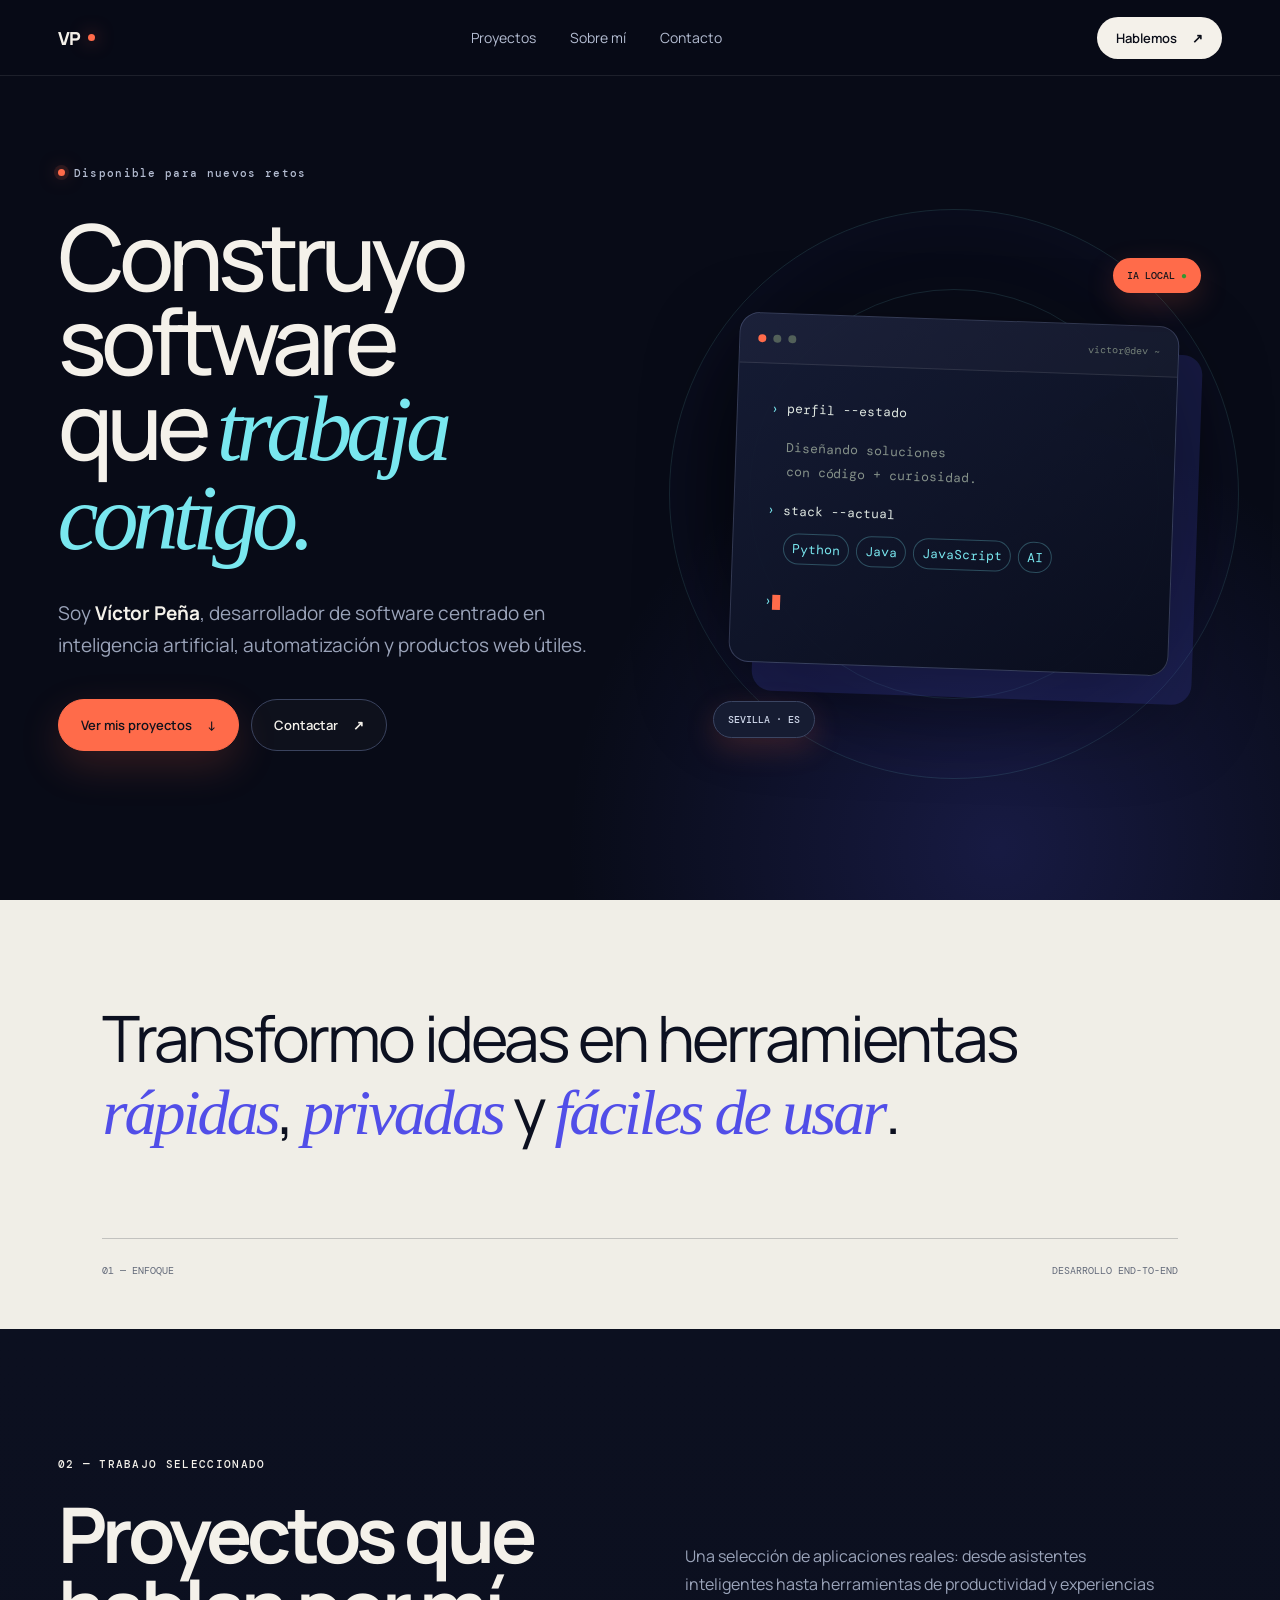
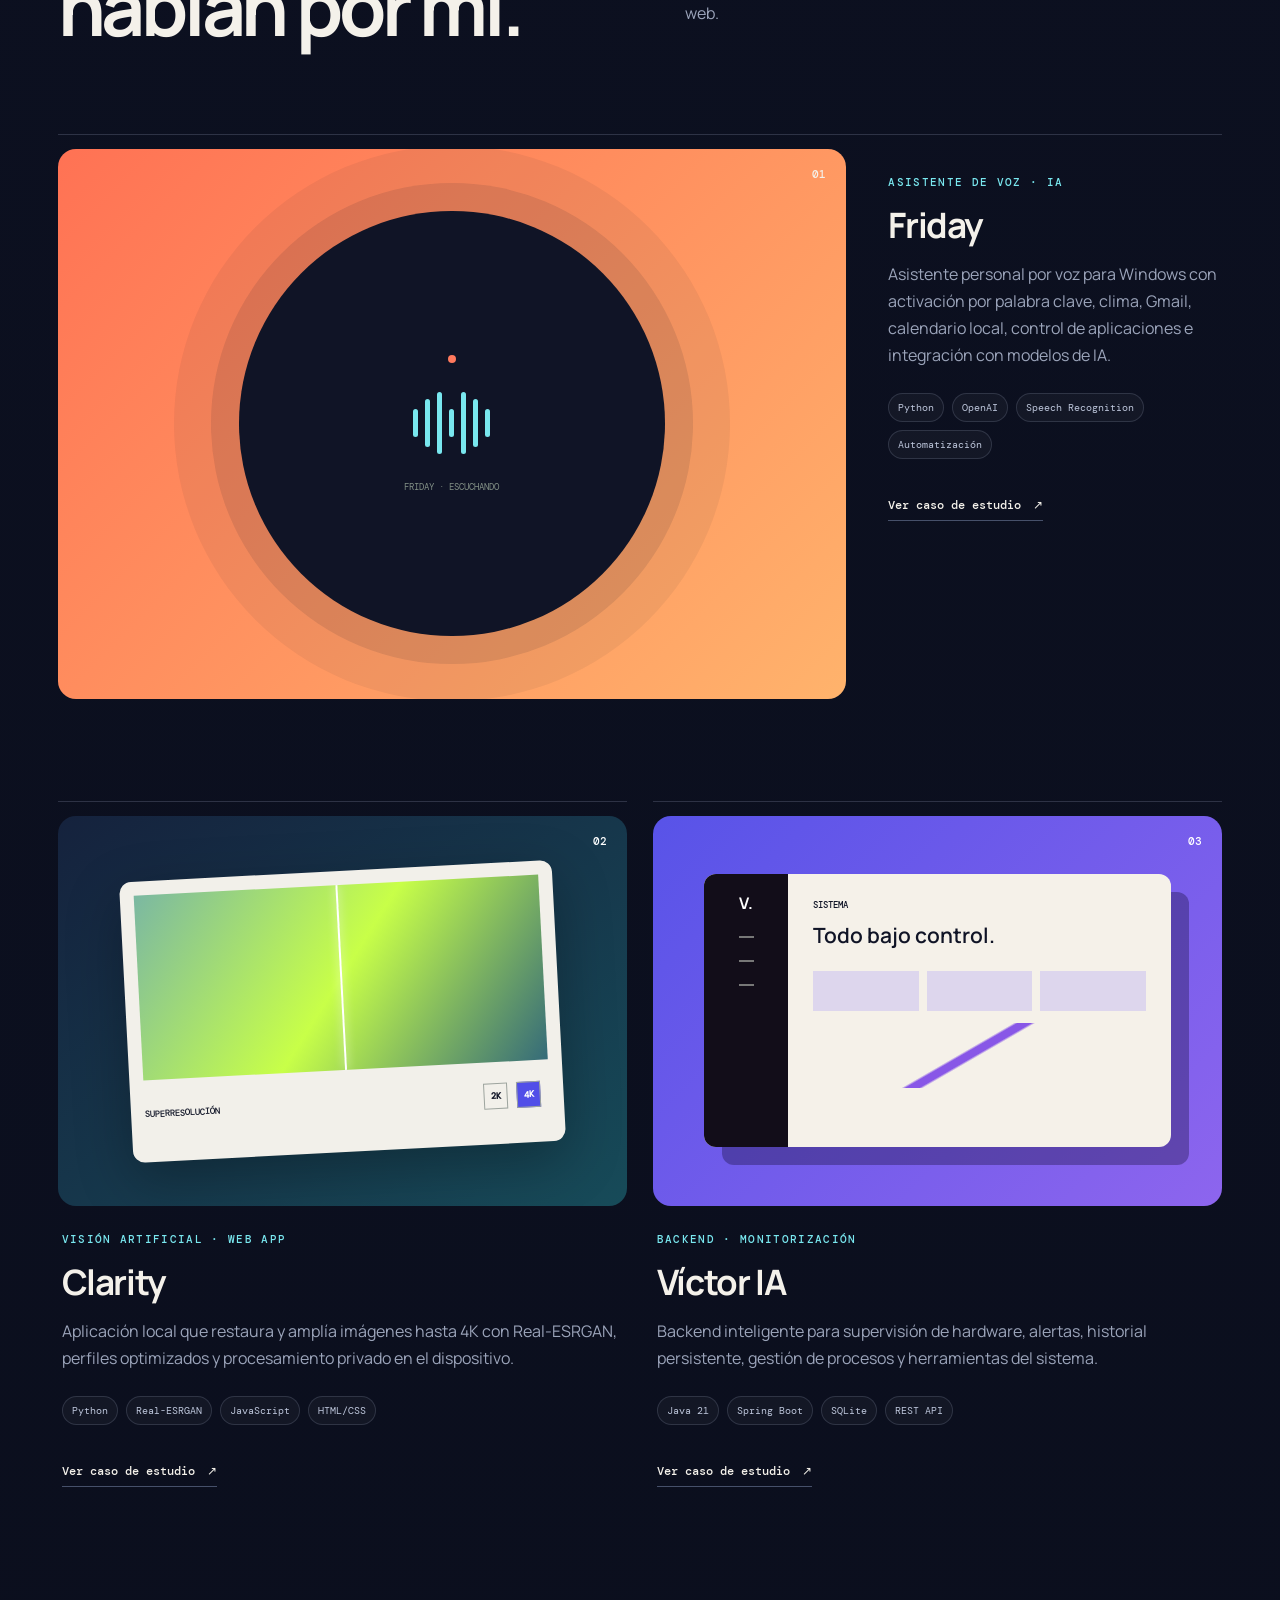
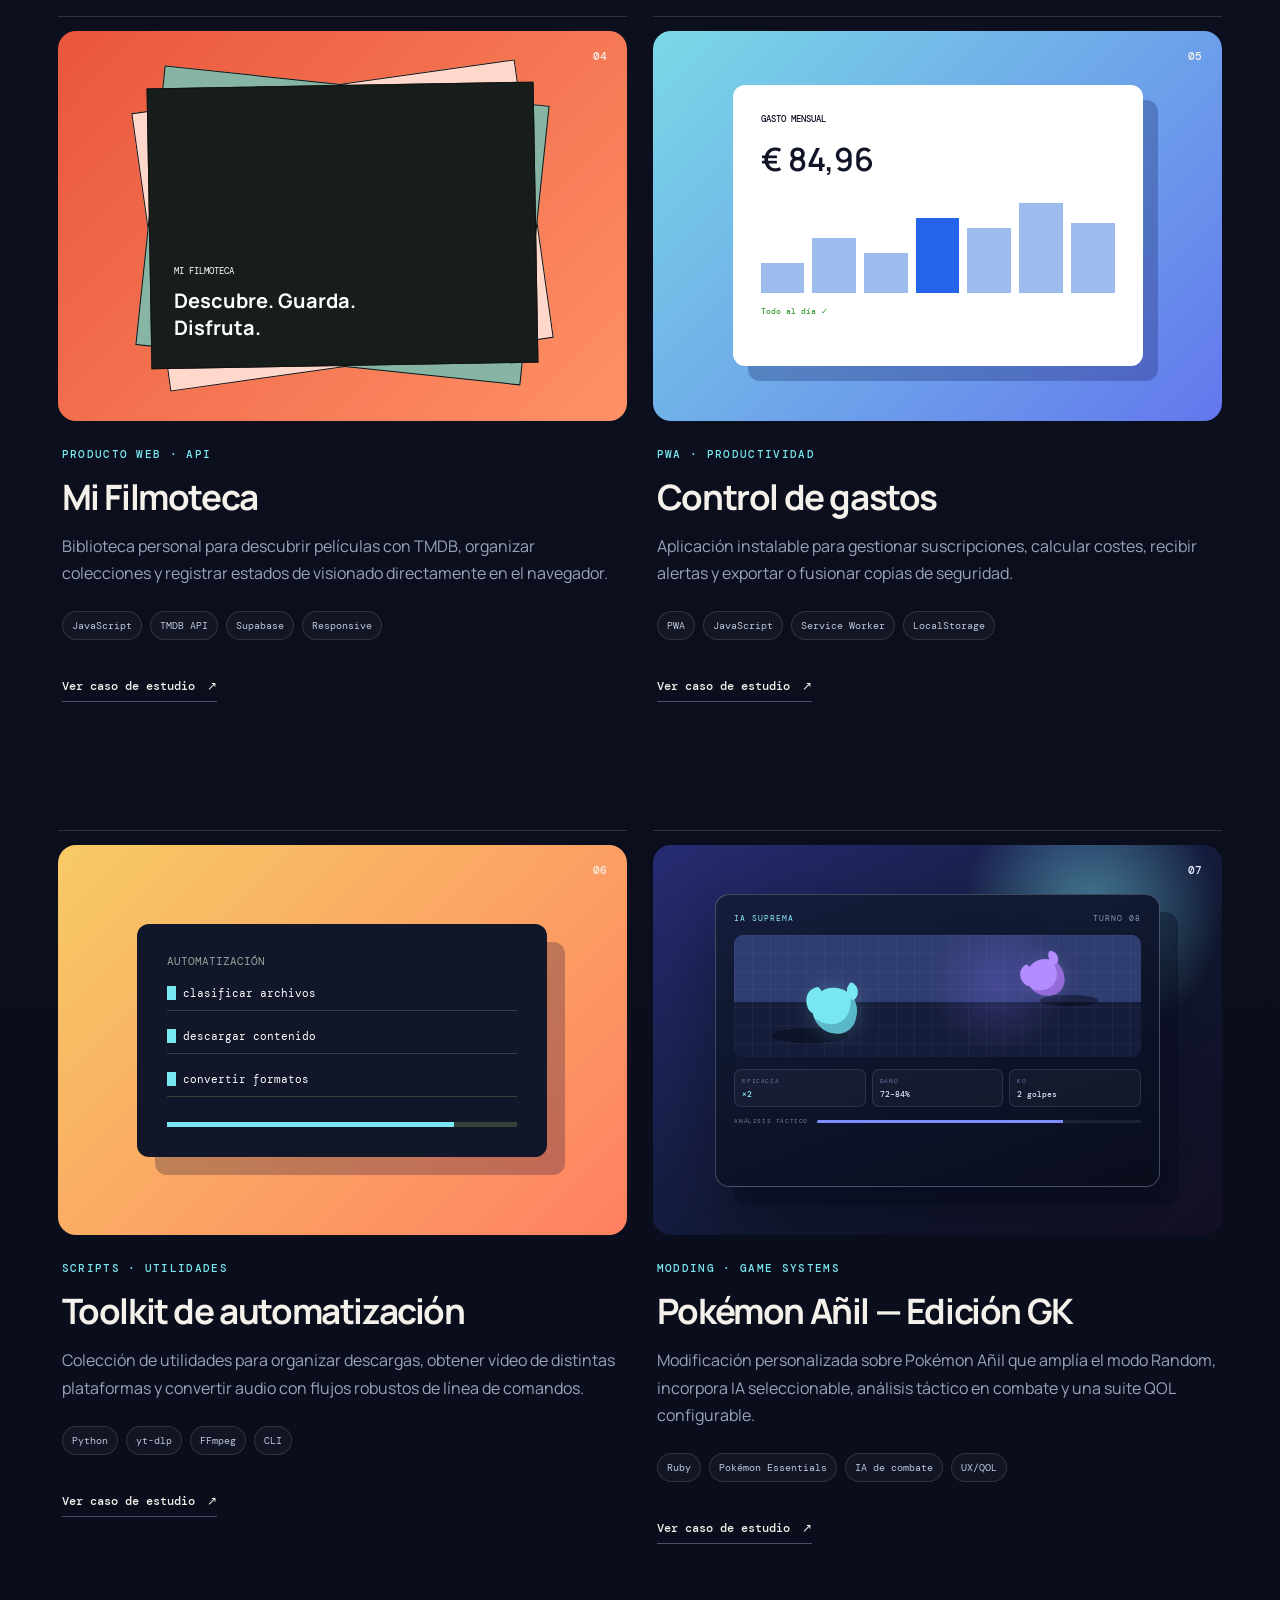
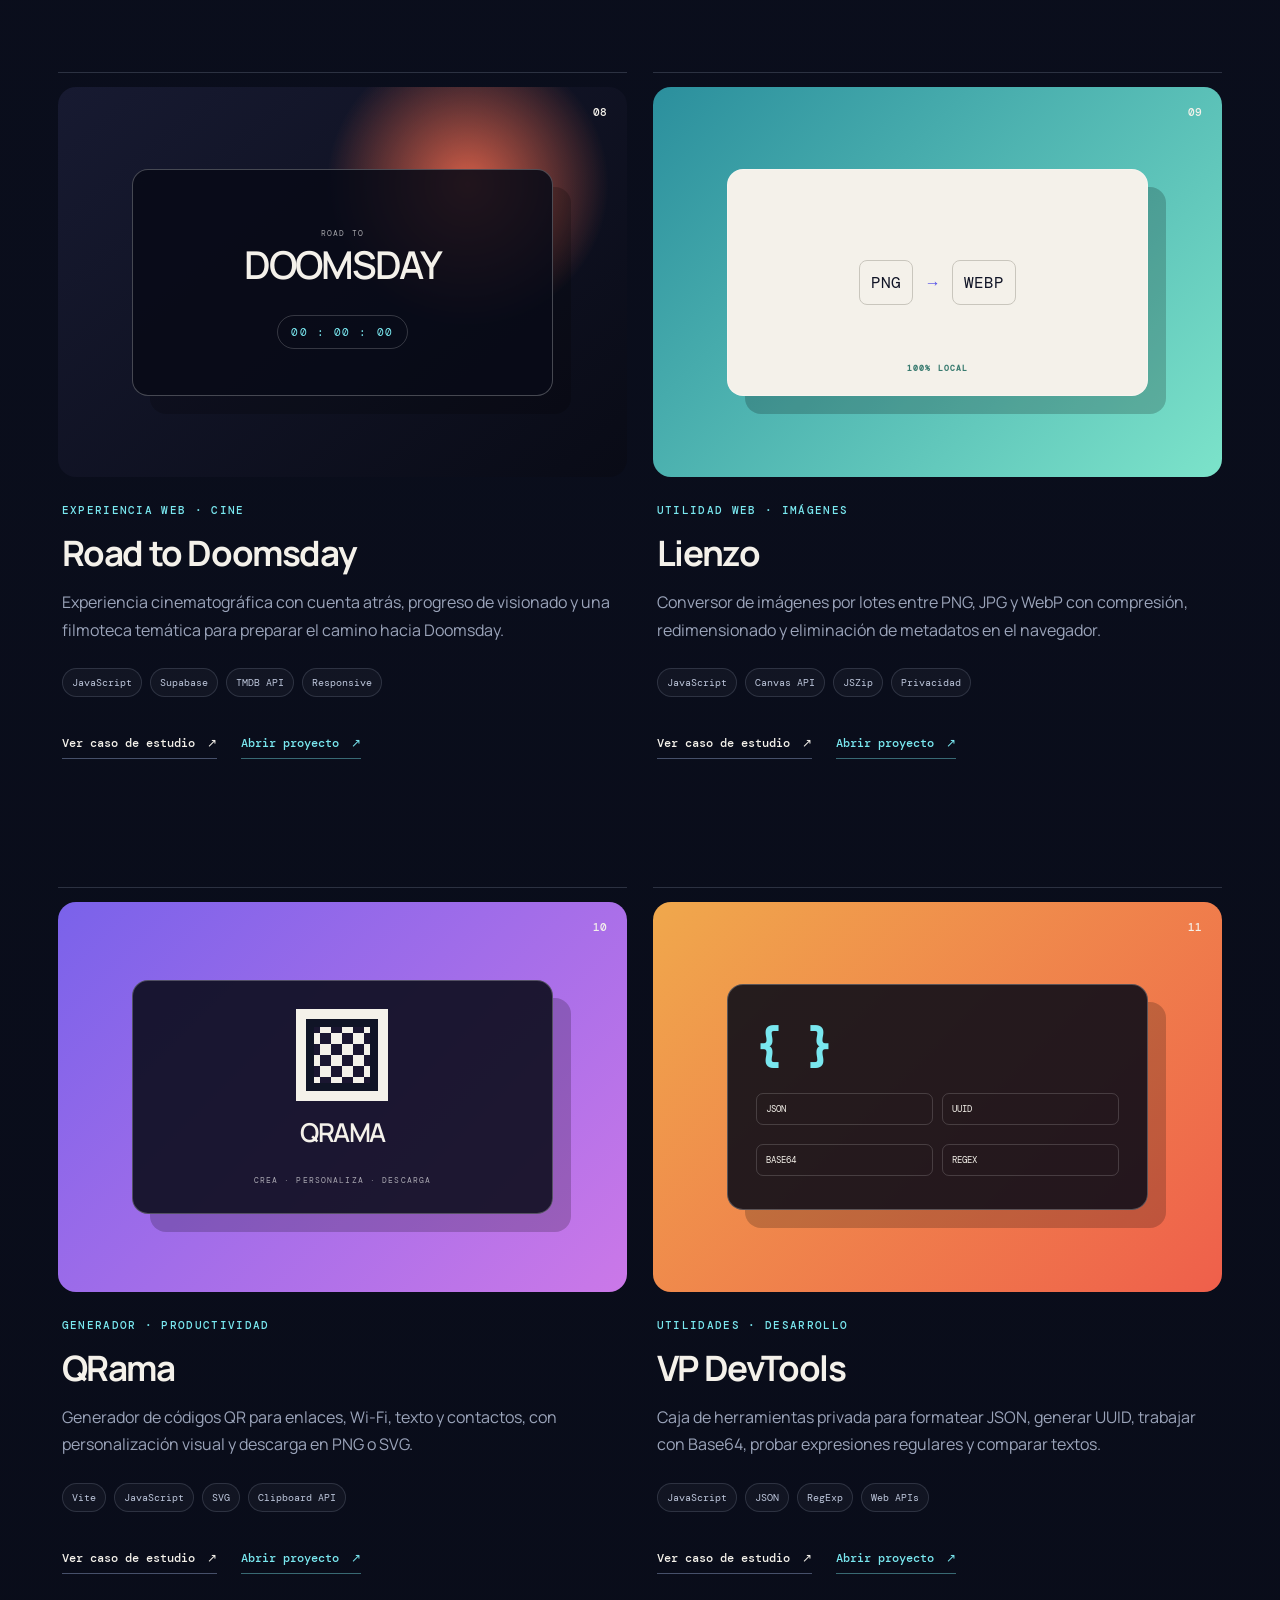
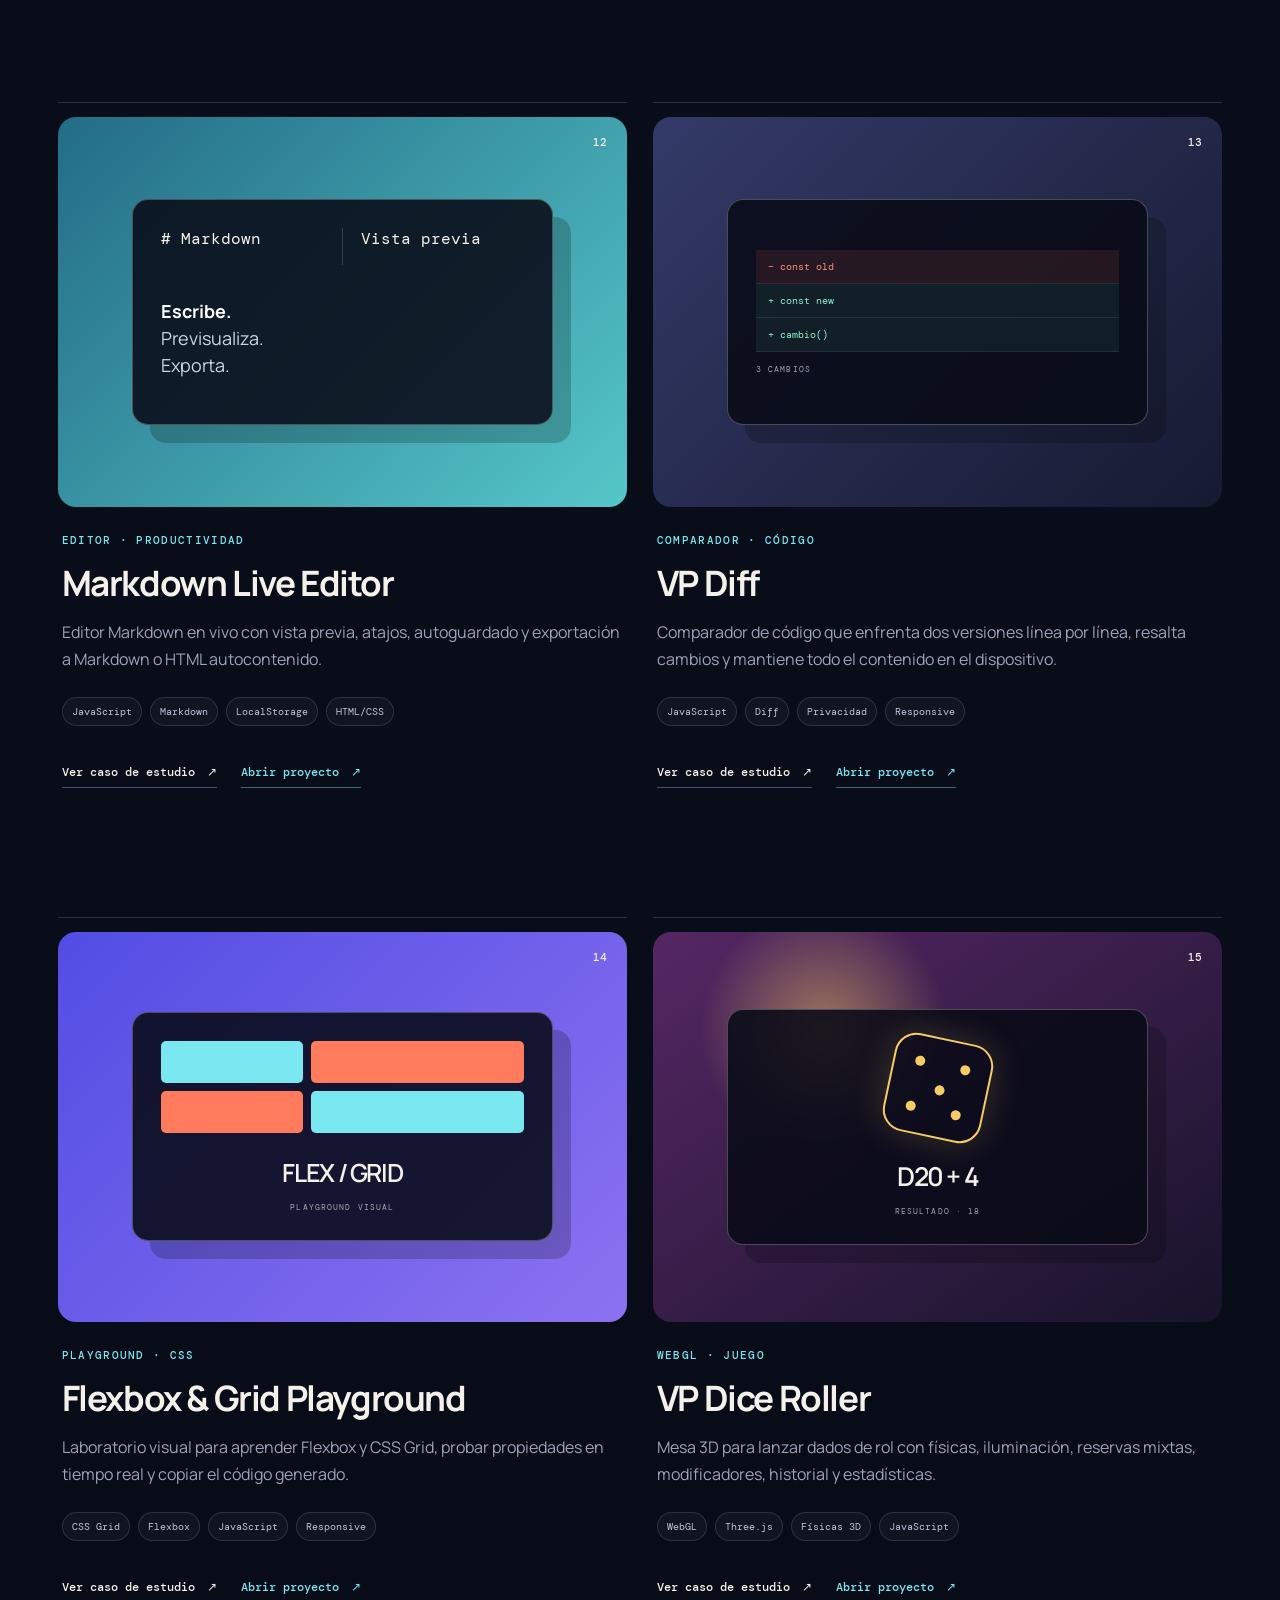
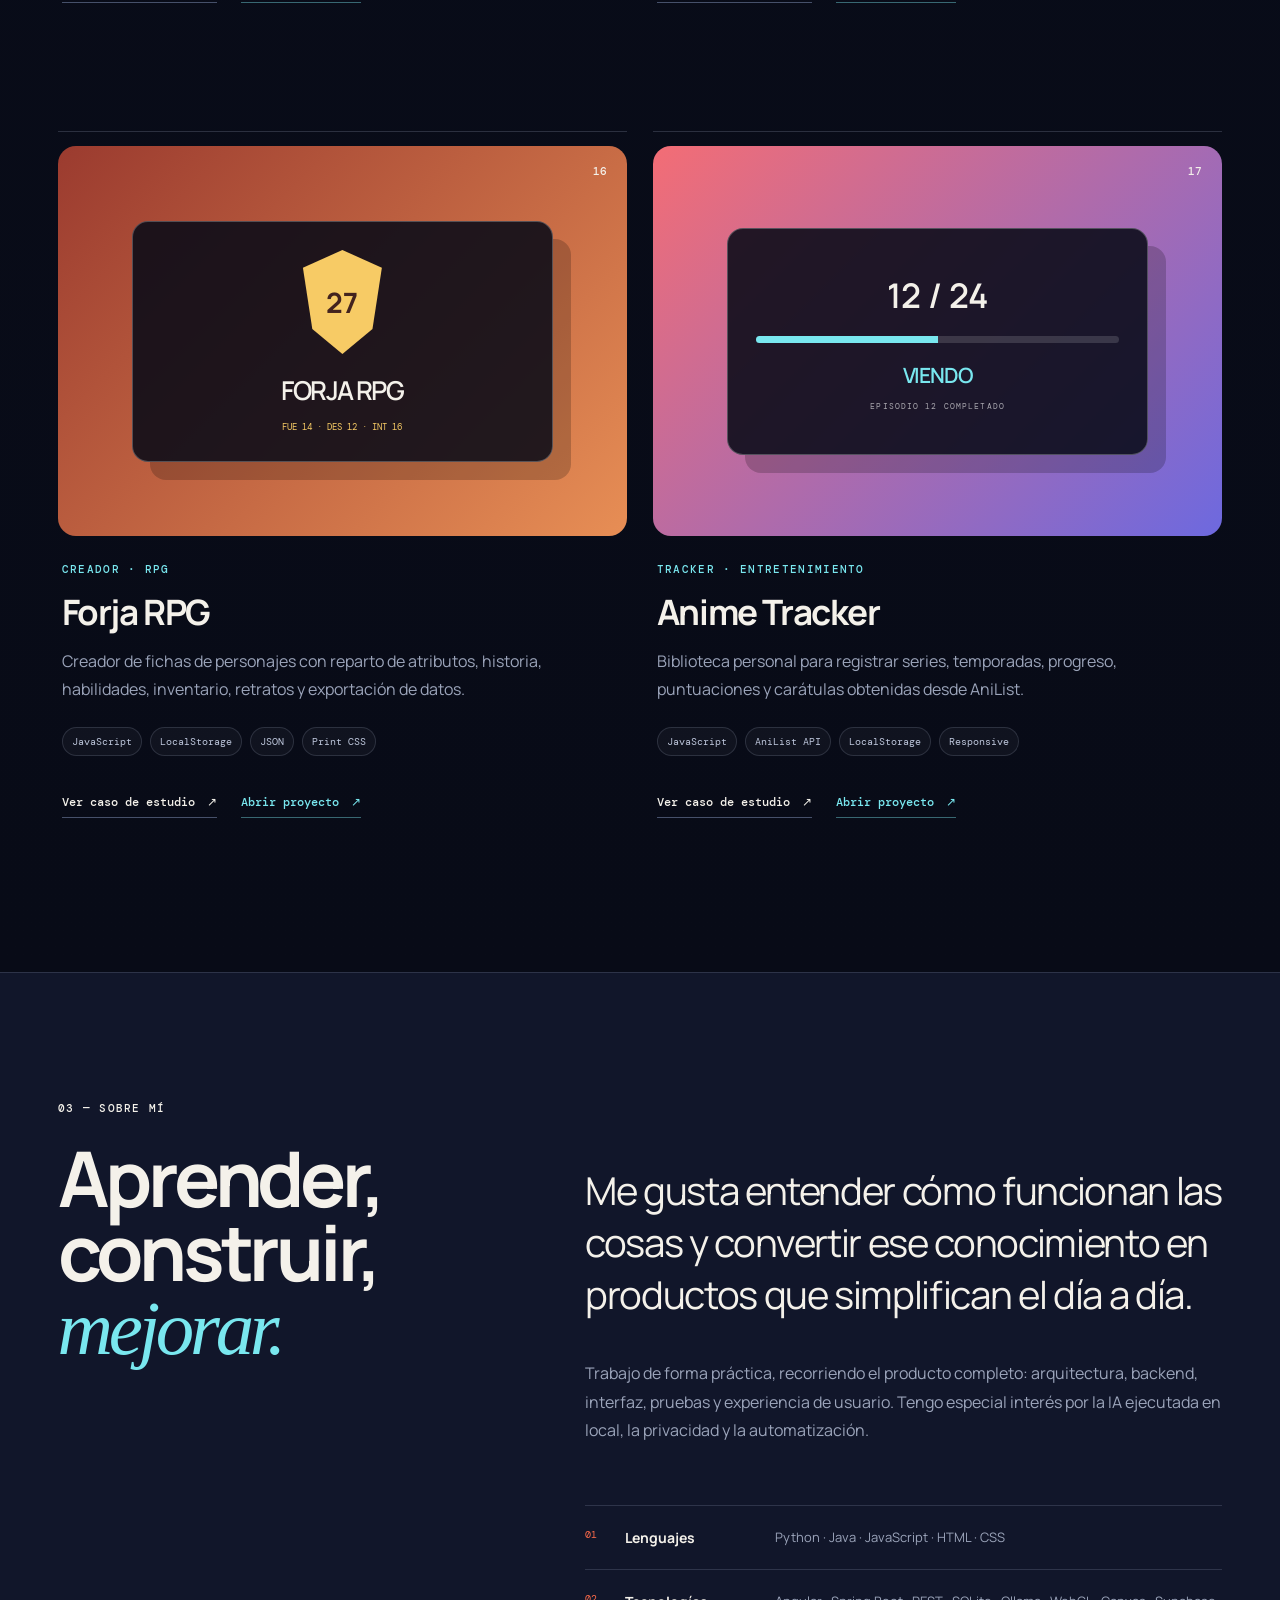
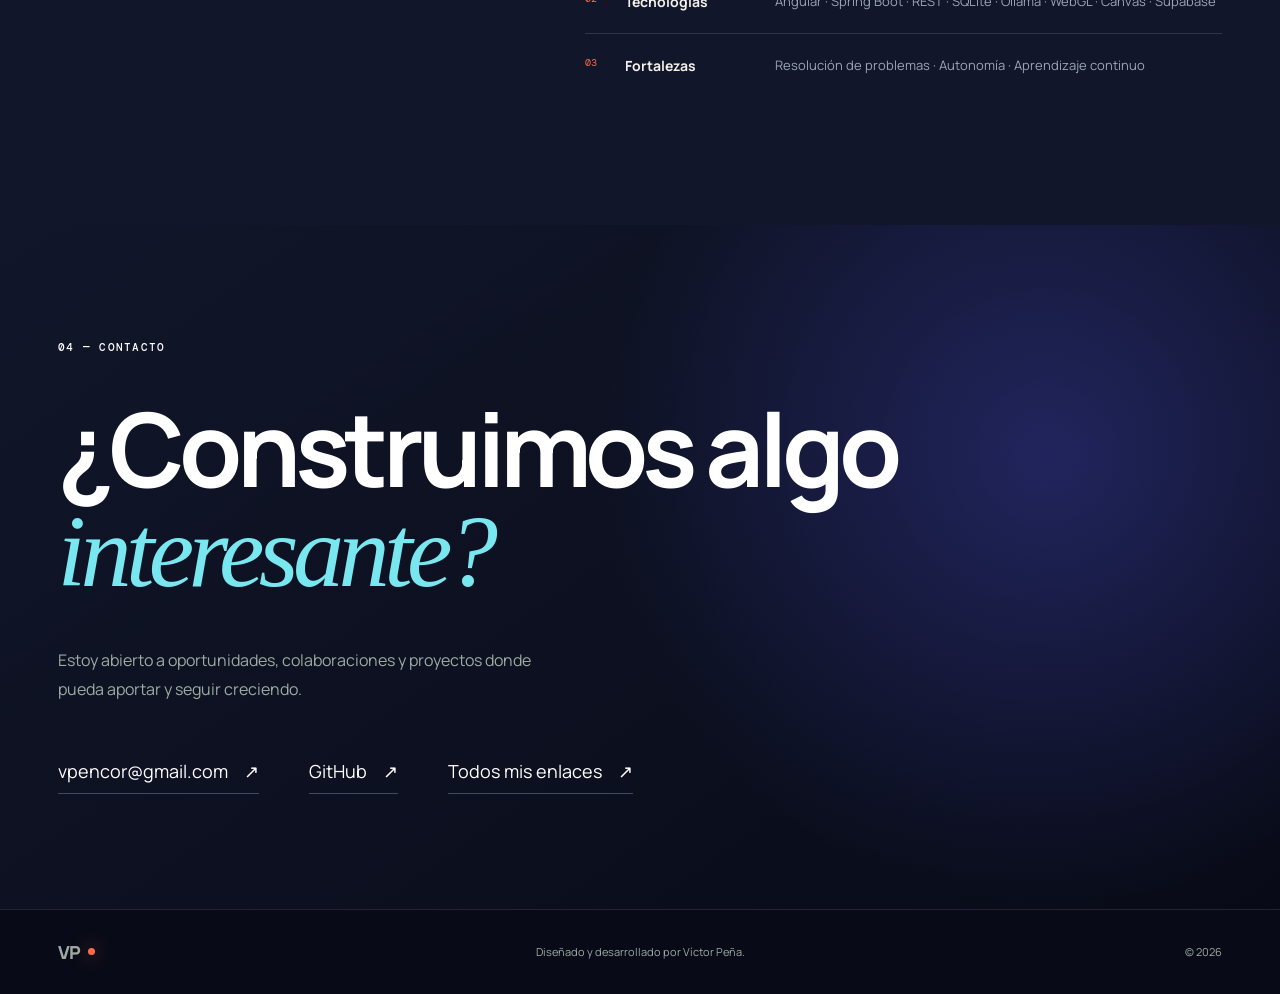
<file: index.html>
<!doctype html>
<html lang="es">
<head>
  <meta charset="UTF-8">
  <meta name="viewport" content="width=device-width, initial-scale=1.0">
  <meta name="description" content="Portfolio de Víctor José Peña Cordero, desarrollador de software especializado en IA local, automatización y aplicaciones web.">
  <meta name="theme-color" content="#08110d">
  <meta property="og:title" content="Víctor Peña — Desarrollador de software">
  <meta property="og:description" content="IA local, automatización y experiencias web construidas para resolver problemas reales.">
  <meta property="og:type" content="website">
  <title>Víctor Peña — Desarrollador de software</title>
  <link rel="icon" type="image/svg+xml" href="favicon.svg">
  <link rel="preconnect" href="https://fonts.googleapis.com">
  <link rel="preconnect" href="https://fonts.gstatic.com" crossorigin>
  <link href="https://fonts.googleapis.com/css2?family=DM+Mono:wght@400;500&family=Manrope:wght@400;500;600;700&display=swap" rel="stylesheet">
  <link rel="stylesheet" href="styles.css">
  <link rel="stylesheet" href="dark.css">
  <script src="script.js" defer></script>
</head>
<body>
  <a class="skip-link" href="#contenido">Saltar al contenido</a>
  <header class="site-header">
    <a class="brand" href="#inicio" aria-label="Ir al inicio"><span>VP</span><i></i></a>
    <nav aria-label="Navegación principal">
      <a href="#proyectos">Proyectos</a>
      <a href="#sobre-mi">Sobre mí</a>
      <a href="#contacto">Contacto</a>
    </nav>
    <a class="header-cta" href="#contacto">Hablemos <span>↗</span></a>
  </header>

  <main id="contenido">
    <section class="hero" id="inicio">
      <div class="hero-copy reveal">
        <p class="eyebrow"><span></span> Disponible para nuevos retos</p>
        <h1>Construyo software<br>que <em>trabaja contigo.</em></h1>
        <p class="hero-intro">Soy <strong>Víctor Peña</strong>, desarrollador de software centrado en inteligencia artificial, automatización y productos web útiles.</p>
        <div class="hero-actions">
          <a class="button button-primary" href="#proyectos">Ver mis proyectos <span>↓</span></a>
          <a class="button button-ghost" href="mailto:vpencor@gmail.com">Contactar <span>↗</span></a>
        </div>
      </div>
      <div class="hero-visual reveal" aria-hidden="true">
        <div class="orbit orbit-one"></div><div class="orbit orbit-two"></div>
        <div class="terminal-card">
          <div class="terminal-top"><span></span><span></span><span></span><b>victor@dev ~</b></div>
          <div class="terminal-body">
            <p><i>›</i> perfil --estado</p>
            <p class="response">Diseñando soluciones<br>con código + curiosidad.</p>
            <p><i>›</i> stack --actual</p>
            <div class="code-tags"><span>Python</span><span>Java</span><span>JavaScript</span><span>AI</span></div>
            <p class="cursor-line"><i>›</i><span class="cursor"></span></p>
          </div>
        </div>
        <div class="floating-label label-top">IA LOCAL <span>●</span></div>
        <div class="floating-label label-bottom">SEVILLA · ES</div>
      </div>
    </section>

    <section class="statement reveal" aria-label="Especialidades">
      <p>Transformo ideas en herramientas <span>rápidas</span>, <span>privadas</span> y <span>fáciles de usar</span>.</p>
      <div class="statement-meta"><span>01 — ENFOQUE</span><span>DESARROLLO END-TO-END</span></div>
    </section>

    <section class="projects-section" id="proyectos">
      <div class="section-heading reveal">
        <div><p class="section-number">02 — TRABAJO SELECCIONADO</p><h2>Proyectos que<br>hablan por mí.</h2></div>
        <p>Una selección de aplicaciones reales: desde asistentes inteligentes hasta herramientas de productividad y experiencias web.</p>
      </div>

      <div class="projects-grid">
        <article class="project project-featured reveal">
          <div class="project-art art-friday">
            <div class="voice-shell"><span class="voice-dot"></span><div class="wave"><i></i><i></i><i></i><i></i><i></i><i></i><i></i></div><small>FRIDAY · ESCUCHANDO</small></div>
            <span class="art-index">01</span>
          </div>
          <div class="project-content">
            <p class="project-type">ASISTENTE DE VOZ · IA</p>
            <h3>Friday</h3>
            <p>Asistente personal por voz para Windows con activación por palabra clave, clima, Gmail, calendario local, control de aplicaciones e integración con modelos de IA.</p>
            <ul class="tags"><li>Python</li><li>OpenAI</li><li>Speech Recognition</li><li>Automatización</li></ul>
            <a class="project-link" href="proyecto.html?id=friday">Ver caso de estudio <span>↗</span></a>
          </div>
        </article>

        <article class="project reveal">
          <div class="project-art art-clarity"><div class="clarity-card"><div class="clarity-image"></div><div class="clarity-controls"><span>SUPERRESOLUCIÓN</span><b>2K</b><b class="active">4K</b><i></i></div></div><span class="art-index">02</span></div>
          <div class="project-content"><p class="project-type">VISIÓN ARTIFICIAL · WEB APP</p><h3>Clarity</h3><p>Aplicación local que restaura y amplía imágenes hasta 4K con Real-ESRGAN, perfiles optimizados y procesamiento privado en el dispositivo.</p><ul class="tags"><li>Python</li><li>Real-ESRGAN</li><li>JavaScript</li><li>HTML/CSS</li></ul><a class="project-link" href="proyecto.html?id=clarity">Ver caso de estudio <span>↗</span></a></div>
        </article>

        <article class="project reveal">
          <div class="project-art art-victor"><div class="dashboard"><aside><b>V.</b><i></i><i></i><i></i></aside><div><span>SISTEMA</span><h4>Todo bajo control.</h4><div class="metric-row"><i></i><i></i><i></i></div><div class="chart"></div></div></div><span class="art-index">03</span></div>
          <div class="project-content"><p class="project-type">BACKEND · MONITORIZACIÓN</p><h3>Víctor IA</h3><p>Backend inteligente para supervisión de hardware, alertas, historial persistente, gestión de procesos y herramientas del sistema.</p><ul class="tags"><li>Java 21</li><li>Spring Boot</li><li>SQLite</li><li>REST API</li></ul><a class="project-link" href="proyecto.html?id=victor-ia">Ver caso de estudio <span>↗</span></a></div>
        </article>

        <article class="project reveal">
          <div class="project-art art-film"><div class="film-stack"><i></i><i></i><i></i><div><span>MI FILMOTECA</span><b>Descubre. Guarda.<br>Disfruta.</b></div></div><span class="art-index">04</span></div>
          <div class="project-content"><p class="project-type">PRODUCTO WEB · API</p><h3>Mi Filmoteca</h3><p>Biblioteca personal para descubrir películas con TMDB, organizar colecciones y registrar estados de visionado directamente en el navegador.</p><ul class="tags"><li>JavaScript</li><li>TMDB API</li><li>Supabase</li><li>Responsive</li></ul><a class="project-link" href="proyecto.html?id=filmoteca">Ver caso de estudio <span>↗</span></a></div>
        </article>

        <article class="project reveal">
          <div class="project-art art-gastos"><div class="finance-ui"><span>GASTO MENSUAL</span><b>€ 84,96</b><div class="bars"><i></i><i></i><i></i><i></i><i></i><i></i><i></i></div><small>Todo al día ✓</small></div><span class="art-index">05</span></div>
          <div class="project-content"><p class="project-type">PWA · PRODUCTIVIDAD</p><h3>Control de gastos</h3><p>Aplicación instalable para gestionar suscripciones, calcular costes, recibir alertas y exportar o fusionar copias de seguridad.</p><ul class="tags"><li>PWA</li><li>JavaScript</li><li>Service Worker</li><li>LocalStorage</li></ul><a class="project-link" href="proyecto.html?id=gastos">Ver caso de estudio <span>↗</span></a></div>
        </article>

        <article class="project reveal">
          <div class="project-art art-tools"><div class="tools-window"><span>AUTOMATIZACIÓN</span><p><i>✓</i> clasificar archivos</p><p><i>✓</i> descargar contenido</p><p><i>✓</i> convertir formatos</p><div class="progress"><b></b></div></div><span class="art-index">06</span></div>
          <div class="project-content"><p class="project-type">SCRIPTS · UTILIDADES</p><h3>Toolkit de automatización</h3><p>Colección de utilidades para organizar descargas, obtener vídeo de distintas plataformas y convertir audio con flujos robustos de línea de comandos.</p><ul class="tags"><li>Python</li><li>yt-dlp</li><li>FFmpeg</li><li>CLI</li></ul><a class="project-link" href="proyecto.html?id=toolkit">Ver caso de estudio <span>↗</span></a></div>
        </article>

        <article class="project reveal">
          <div class="project-art art-pokemon">
            <div class="gk-battle">
              <div class="gk-topline"><span>IA SUPREMA</span><b>TURNO 08</b></div>
              <div class="gk-arena"><i class="gk-mon gk-player"></i><i class="gk-mon gk-rival"></i><span class="gk-floor floor-left"></span><span class="gk-floor floor-right"></span></div>
              <div class="gk-status"><span><small>EFICACIA</small><b>×2</b></span><span><small>DAÑO</small><b>72–84%</b></span><span><small>KO</small><b>2 golpes</b></span></div>
              <div class="gk-command"><span>ANÁLISIS TÁCTICO</span><i></i></div>
            </div>
            <span class="art-index">07</span>
          </div>
          <div class="project-content"><p class="project-type">MODDING · GAME SYSTEMS</p><h3>Pokémon Añil — Edición GK</h3><p>Modificación personalizada sobre Pokémon Añil que amplía el modo Random, incorpora IA seleccionable, análisis táctico en combate y una suite QOL configurable.</p><ul class="tags"><li>Ruby</li><li>Pokémon Essentials</li><li>IA de combate</li><li>UX/QOL</li></ul><a class="project-link" href="proyecto.html?id=pokemon-anil">Ver caso de estudio <span>↗</span></a></div>
        </article>

        <article class="project reveal">
          <div class="project-art art-road"><div class="product-preview"><small>ROAD TO</small><strong>DOOMSDAY</strong><span class="countdown">00 : 00 : 00</span></div><span class="art-index">08</span></div>
          <div class="project-content"><p class="project-type">EXPERIENCIA WEB · CINE</p><h3>Road to Doomsday</h3><p>Experiencia cinematográfica con cuenta atrás, progreso de visionado y una filmoteca temática para preparar el camino hacia Doomsday.</p><ul class="tags"><li>JavaScript</li><li>Supabase</li><li>TMDB API</li><li>Responsive</li></ul><div class="project-actions"><a class="project-link" href="proyecto.html?id=road-to-doomsday">Ver caso de estudio <span>↗</span></a><a class="project-link project-link-live" href="https://victorjosecordero.github.io/road-to-doomsday/index.html" target="_blank" rel="noreferrer">Abrir proyecto <span>↗</span></a></div></div>
        </article>

        <article class="project reveal">
          <div class="project-art art-lienzo"><div class="product-preview canvas-preview"><span>PNG</span><i>→</i><span>WEBP</span><b>100% LOCAL</b></div><span class="art-index">09</span></div>
          <div class="project-content"><p class="project-type">UTILIDAD WEB · IMÁGENES</p><h3>Lienzo</h3><p>Conversor de imágenes por lotes entre PNG, JPG y WebP con compresión, redimensionado y eliminación de metadatos en el navegador.</p><ul class="tags"><li>JavaScript</li><li>Canvas API</li><li>JSZip</li><li>Privacidad</li></ul><div class="project-actions"><a class="project-link" href="proyecto.html?id=lienzo">Ver caso de estudio <span>↗</span></a><a class="project-link project-link-live" href="https://victorjosecordero.github.io/conversor-imagenes/" target="_blank" rel="noreferrer">Abrir proyecto <span>↗</span></a></div></div>
        </article>

        <article class="project reveal">
          <div class="project-art art-qrama"><div class="product-preview qr-preview"><div class="qr-shape" aria-hidden="true"></div><strong>QRAMA</strong><small>CREA · PERSONALIZA · DESCARGA</small></div><span class="art-index">10</span></div>
          <div class="project-content"><p class="project-type">GENERADOR · PRODUCTIVIDAD</p><h3>QRama</h3><p>Generador de códigos QR para enlaces, Wi-Fi, texto y contactos, con personalización visual y descarga en PNG o SVG.</p><ul class="tags"><li>Vite</li><li>JavaScript</li><li>SVG</li><li>Clipboard API</li></ul><div class="project-actions"><a class="project-link" href="proyecto.html?id=qrama">Ver caso de estudio <span>↗</span></a><a class="project-link project-link-live" href="https://victorjosecordero.github.io/generador-codigos-qr/" target="_blank" rel="noreferrer">Abrir proyecto <span>↗</span></a></div></div>
        </article>

        <article class="project reveal">
          <div class="project-art art-devtools"><div class="product-preview devtools-preview"><b>{ }</b><span>JSON</span><span>UUID</span><span>BASE64</span><span>REGEX</span></div><span class="art-index">11</span></div>
          <div class="project-content"><p class="project-type">UTILIDADES · DESARROLLO</p><h3>VP DevTools</h3><p>Caja de herramientas privada para formatear JSON, generar UUID, trabajar con Base64, probar expresiones regulares y comparar textos.</p><ul class="tags"><li>JavaScript</li><li>JSON</li><li>RegExp</li><li>Web APIs</li></ul><div class="project-actions"><a class="project-link" href="proyecto.html?id=vp-devtools">Ver caso de estudio <span>↗</span></a><a class="project-link project-link-live" href="https://victorjosecordero.github.io/vp-devtools/" target="_blank" rel="noreferrer">Abrir proyecto <span>↗</span></a></div></div>
        </article>

        <article class="project reveal">
          <div class="project-art art-markdown"><div class="product-preview editor-preview"><span># Markdown</span><i></i><span>Vista previa</span><p><b>Escribe.</b><br>Previsualiza.<br>Exporta.</p></div><span class="art-index">12</span></div>
          <div class="project-content"><p class="project-type">EDITOR · PRODUCTIVIDAD</p><h3>Markdown Live Editor</h3><p>Editor Markdown en vivo con vista previa, atajos, autoguardado y exportación a Markdown o HTML autocontenido.</p><ul class="tags"><li>JavaScript</li><li>Markdown</li><li>LocalStorage</li><li>HTML/CSS</li></ul><div class="project-actions"><a class="project-link" href="proyecto.html?id=markdown-editor">Ver caso de estudio <span>↗</span></a><a class="project-link project-link-live" href="https://victorjosecordero.github.io/markdown-live-editor/" target="_blank" rel="noreferrer">Abrir proyecto <span>↗</span></a></div></div>
        </article>

        <article class="project reveal">
          <div class="project-art art-diff"><div class="product-preview diff-preview"><span>− const old</span><span>+ const new</span><span>+ cambio()</span><small>3 CAMBIOS</small></div><span class="art-index">13</span></div>
          <div class="project-content"><p class="project-type">COMPARADOR · CÓDIGO</p><h3>VP Diff</h3><p>Comparador de código que enfrenta dos versiones línea por línea, resalta cambios y mantiene todo el contenido en el dispositivo.</p><ul class="tags"><li>JavaScript</li><li>Diff</li><li>Privacidad</li><li>Responsive</li></ul><div class="project-actions"><a class="project-link" href="proyecto.html?id=vp-diff">Ver caso de estudio <span>↗</span></a><a class="project-link project-link-live" href="https://victorjosecordero.github.io/comparadorDeCodigo/" target="_blank" rel="noreferrer">Abrir proyecto <span>↗</span></a></div></div>
        </article>

        <article class="project reveal">
          <div class="project-art art-layout"><div class="product-preview layout-preview"><div><i></i><i></i><i></i><i></i></div><strong>FLEX / GRID</strong><small>PLAYGROUND VISUAL</small></div><span class="art-index">14</span></div>
          <div class="project-content"><p class="project-type">PLAYGROUND · CSS</p><h3>Flexbox &amp; Grid Playground</h3><p>Laboratorio visual para aprender Flexbox y CSS Grid, probar propiedades en tiempo real y copiar el código generado.</p><ul class="tags"><li>CSS Grid</li><li>Flexbox</li><li>JavaScript</li><li>Responsive</li></ul><div class="project-actions"><a class="project-link" href="proyecto.html?id=layout-playground">Ver caso de estudio <span>↗</span></a><a class="project-link project-link-live" href="https://victorjosecordero.github.io/flexbox-grid-playground/" target="_blank" rel="noreferrer">Abrir proyecto <span>↗</span></a></div></div>
        </article>

        <article class="project reveal">
          <div class="project-art art-dice"><div class="product-preview dice-preview"><div class="die"><i></i><i></i><i></i><i></i><i></i></div><strong>D20 + 4</strong><small>RESULTADO · 18</small></div><span class="art-index">15</span></div>
          <div class="project-content"><p class="project-type">WEBGL · JUEGO</p><h3>VP Dice Roller</h3><p>Mesa 3D para lanzar dados de rol con físicas, iluminación, reservas mixtas, modificadores, historial y estadísticas.</p><ul class="tags"><li>WebGL</li><li>Three.js</li><li>Físicas 3D</li><li>JavaScript</li></ul><div class="project-actions"><a class="project-link" href="proyecto.html?id=dice-roller">Ver caso de estudio <span>↗</span></a><a class="project-link project-link-live" href="https://victorjosecordero.github.io/RollAndDice/" target="_blank" rel="noreferrer">Abrir proyecto <span>↗</span></a></div></div>
        </article>

        <article class="project reveal">
          <div class="project-art art-forja"><div class="product-preview rpg-preview"><div class="shield">27</div><strong>FORJA RPG</strong><span>FUE 14 · DES 12 · INT 16</span></div><span class="art-index">16</span></div>
          <div class="project-content"><p class="project-type">CREADOR · RPG</p><h3>Forja RPG</h3><p>Creador de fichas de personajes con reparto de atributos, historia, habilidades, inventario, retratos y exportación de datos.</p><ul class="tags"><li>JavaScript</li><li>LocalStorage</li><li>JSON</li><li>Print CSS</li></ul><div class="project-actions"><a class="project-link" href="proyecto.html?id=forja-rpg">Ver caso de estudio <span>↗</span></a><a class="project-link project-link-live" href="https://victorjosecordero.github.io/creador-personajes-rpg/" target="_blank" rel="noreferrer">Abrir proyecto <span>↗</span></a></div></div>
        </article>

        <article class="project reveal">
          <div class="project-art art-anime"><div class="product-preview anime-preview"><span>12 / 24</span><div><i></i></div><strong>VIENDO</strong><small>EPISODIO 12 COMPLETADO</small></div><span class="art-index">17</span></div>
          <div class="project-content"><p class="project-type">TRACKER · ENTRETENIMIENTO</p><h3>Anime Tracker</h3><p>Biblioteca personal para registrar series, temporadas, progreso, puntuaciones y carátulas obtenidas desde AniList.</p><ul class="tags"><li>JavaScript</li><li>AniList API</li><li>LocalStorage</li><li>Responsive</li></ul><div class="project-actions"><a class="project-link" href="proyecto.html?id=anime-tracker">Ver caso de estudio <span>↗</span></a><a class="project-link project-link-live" href="https://victorjosecordero.github.io/animeTracker/" target="_blank" rel="noreferrer">Abrir proyecto <span>↗</span></a></div></div>
        </article>
      </div>
    </section>

    <section class="about" id="sobre-mi">
      <div class="about-title reveal"><p class="section-number">03 — SOBRE MÍ</p><h2>Aprender,<br>construir,<br><em>mejorar.</em></h2></div>
      <div class="about-copy reveal">
        <p class="large-copy">Me gusta entender cómo funcionan las cosas y convertir ese conocimiento en productos que simplifican el día a día.</p>
        <p>Trabajo de forma práctica, recorriendo el producto completo: arquitectura, backend, interfaz, pruebas y experiencia de usuario. Tengo especial interés por la IA ejecutada en local, la privacidad y la automatización.</p>
        <div class="skills">
          <div><span>01</span><b>Lenguajes</b><p>Python · Java · JavaScript · HTML · CSS</p></div>
          <div><span>02</span><b>Tecnologías</b><p>Angular · Spring Boot · REST · SQLite · Ollama · WebGL · Canvas · Supabase</p></div>
          <div><span>03</span><b>Fortalezas</b><p>Resolución de problemas · Autonomía · Aprendizaje continuo</p></div>
        </div>
      </div>
    </section>

    <section class="contact reveal" id="contacto">
      <p class="section-number">04 — CONTACTO</p>
      <h2>¿Construimos algo<br><em>interesante?</em></h2>
      <p>Estoy abierto a oportunidades, colaboraciones y proyectos donde pueda aportar y seguir creciendo.</p>
      <div class="contact-links">
        <a href="mailto:vpencor@gmail.com">vpencor@gmail.com <span>↗</span></a>
        <a href="https://github.com/Victorjosecordero" target="_blank" rel="noreferrer">GitHub <span>↗</span></a>
        <a href="https://bio.site/VictorJPC" target="_blank" rel="noreferrer">Todos mis enlaces <span>↗</span></a>
      </div>
    </section>
  </main>

  <footer><a class="brand" href="#inicio"><span>VP</span><i></i></a><p>Diseñado y desarrollado por Víctor Peña.</p><p>© <span id="year"></span></p></footer>
</body>
</html>
</file>
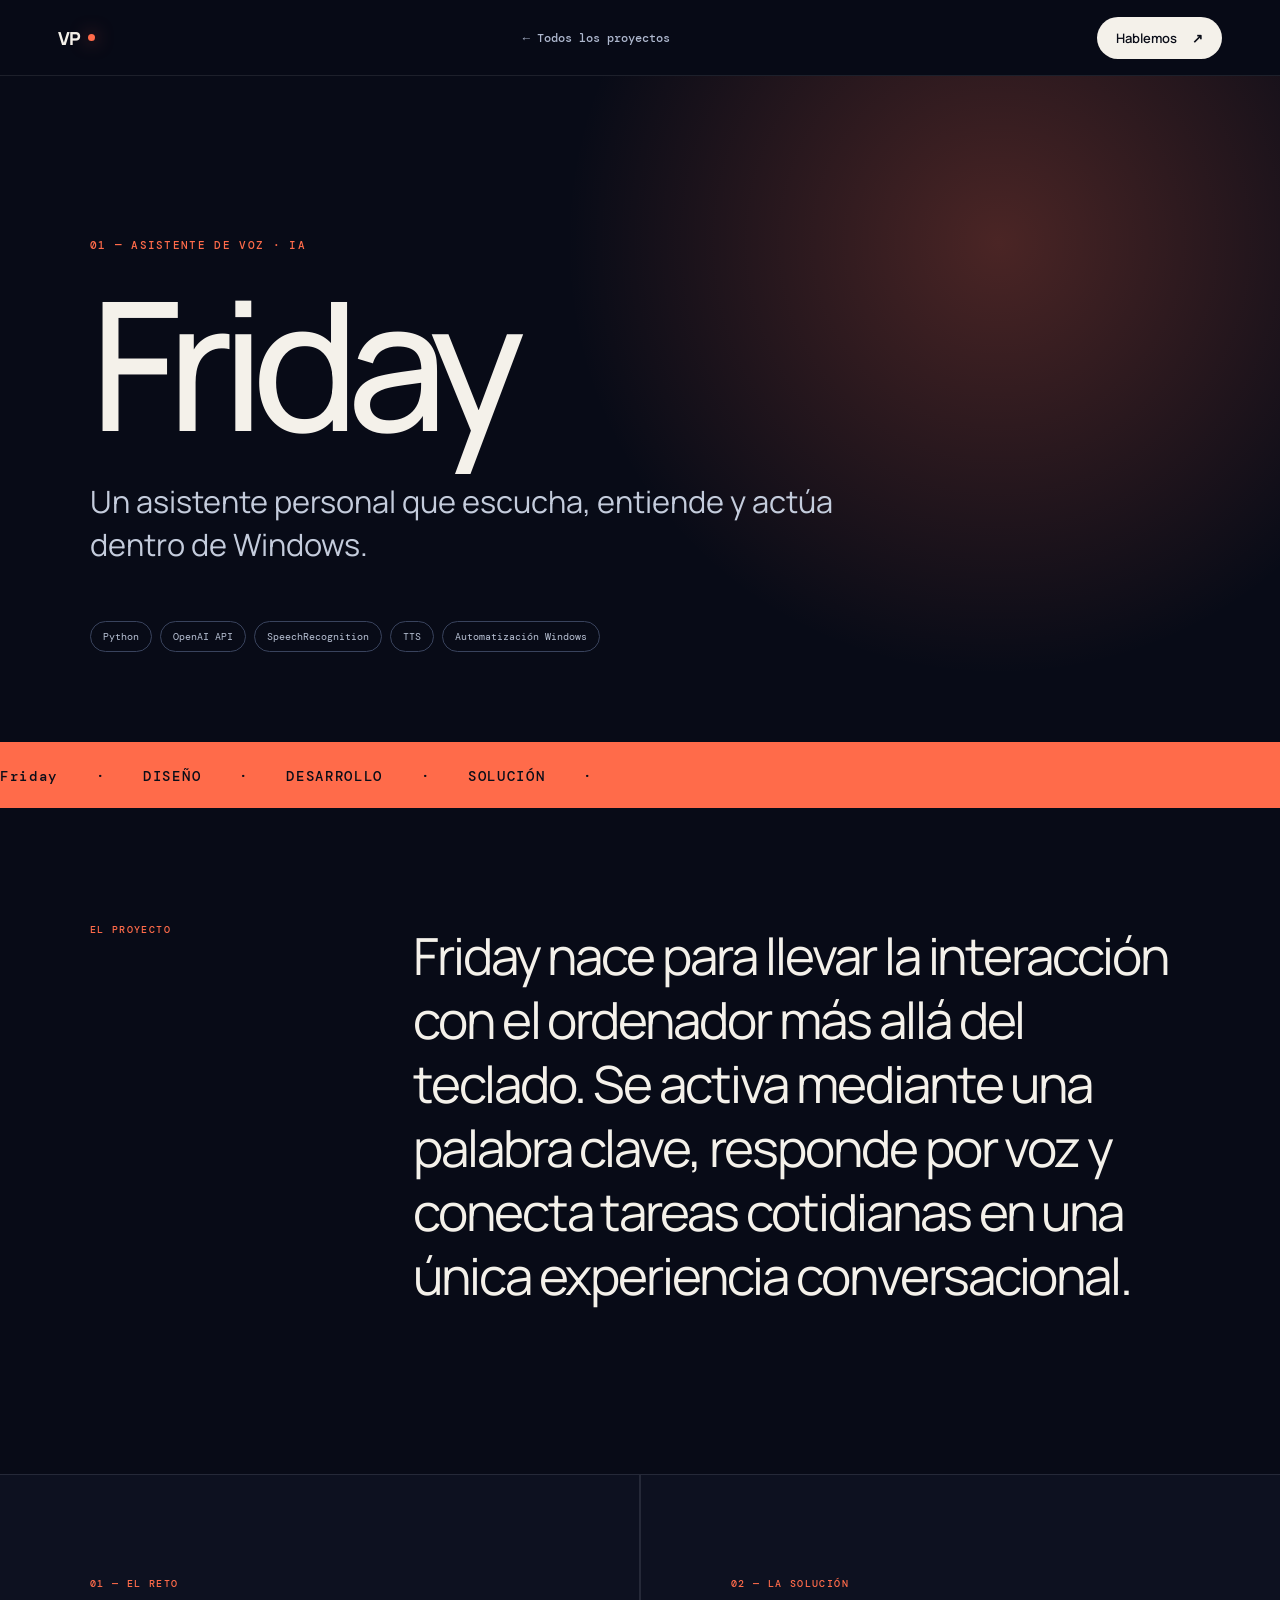
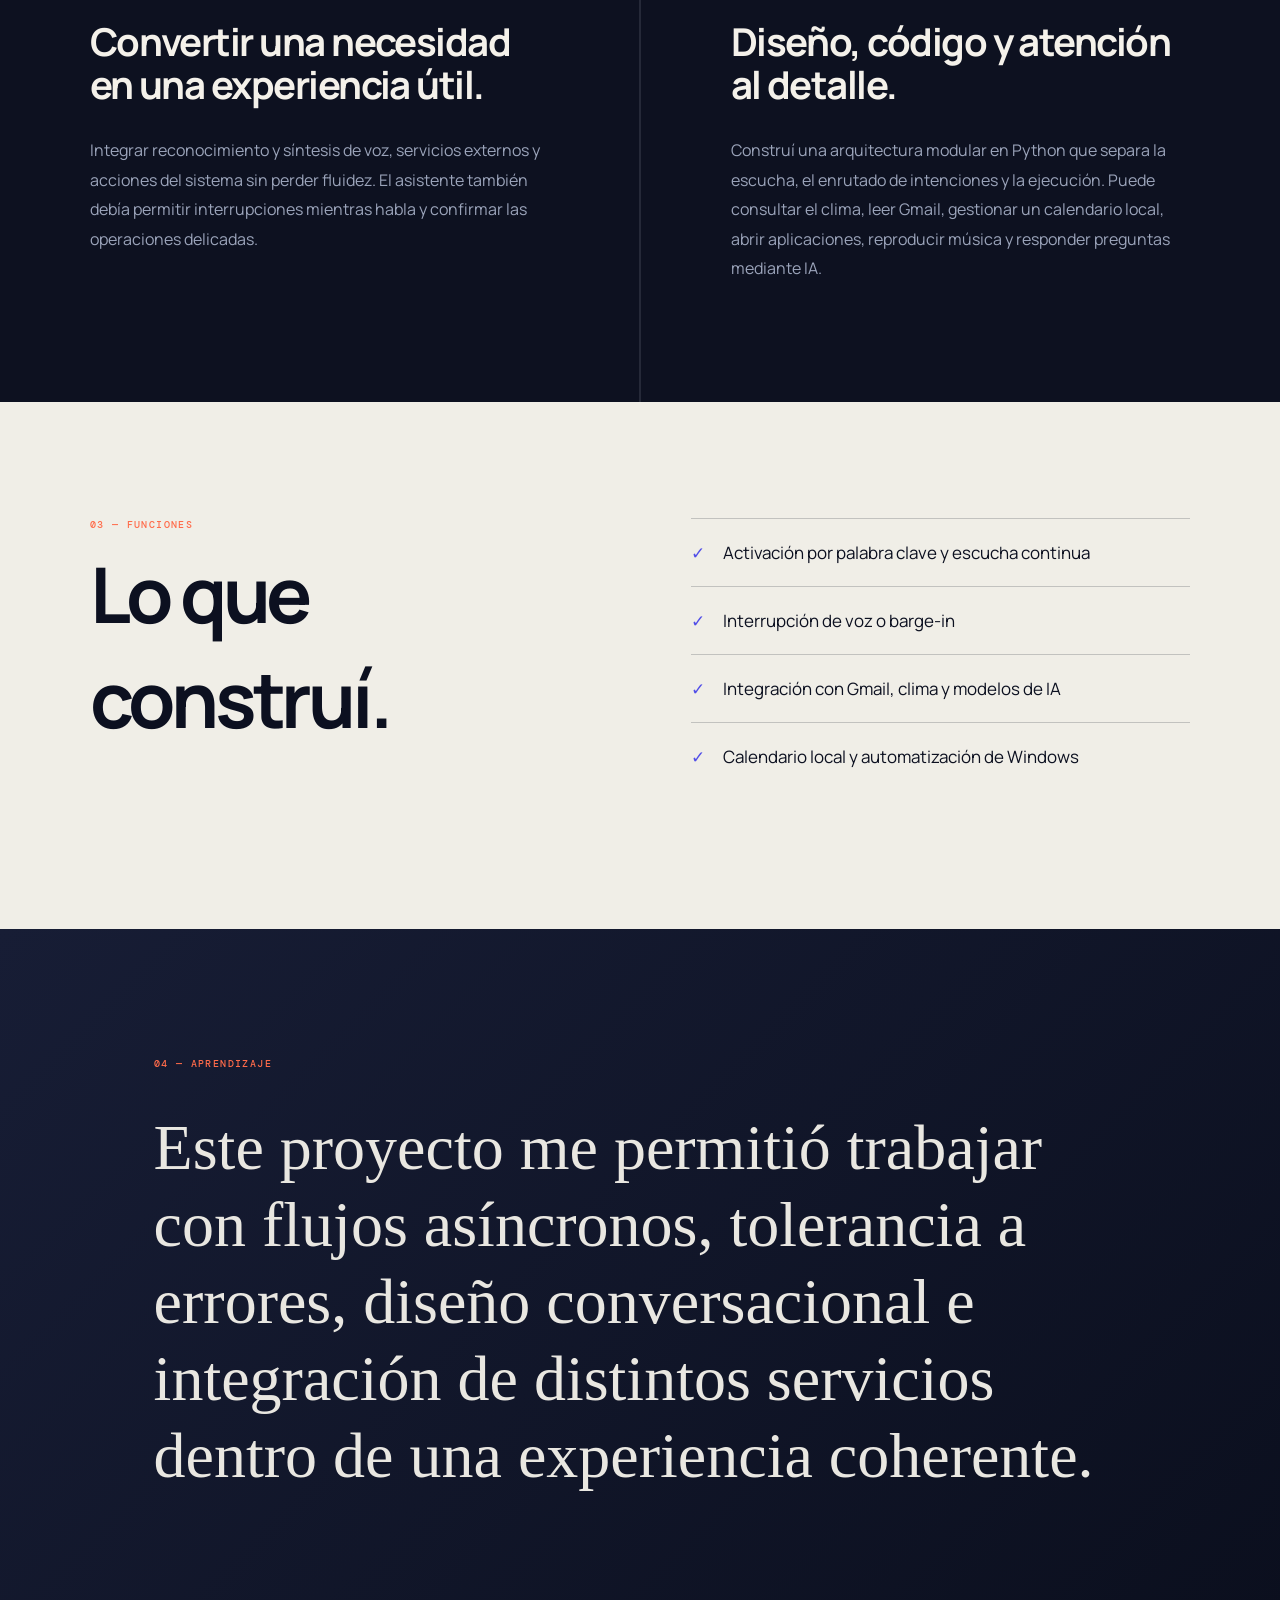
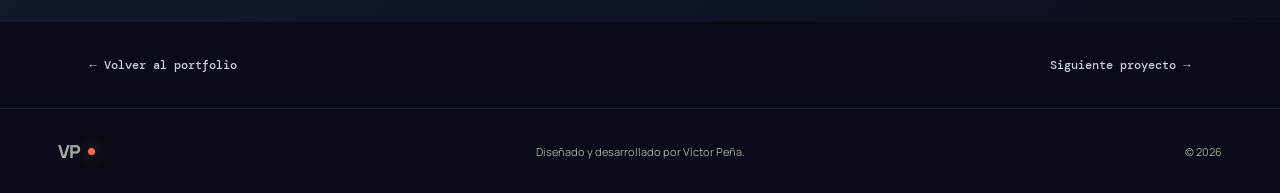
<file: proyecto.html>
<!doctype html>
<html lang="es">
<head>
  <meta charset="UTF-8">
  <meta name="viewport" content="width=device-width, initial-scale=1.0">
  <meta name="theme-color" content="#080b17">
  <meta name="description" content="Caso de estudio de un proyecto desarrollado por Víctor Peña.">
  <title>Proyecto — Víctor Peña</title>
  <link rel="icon" type="image/svg+xml" href="favicon.svg">
  <link rel="preconnect" href="https://fonts.googleapis.com">
  <link rel="preconnect" href="https://fonts.gstatic.com" crossorigin>
  <link href="https://fonts.googleapis.com/css2?family=DM+Mono:wght@400;500&family=Manrope:wght@400;500;600;700&display=swap" rel="stylesheet">
  <link rel="stylesheet" href="styles.css">
  <link rel="stylesheet" href="dark.css">
  <script src="proyecto.js" defer></script>
</head>
<body class="case-page">
  <header class="site-header case-header">
    <a class="brand" href="index.html" aria-label="Volver al portfolio"><span>VP</span><i></i></a>
    <a class="back-link" href="index.html#proyectos">← Todos los proyectos</a>
    <a class="header-cta" href="mailto:vpencor@gmail.com">Hablemos <span>↗</span></a>
  </header>
  <main id="case-study" aria-live="polite"></main>
  <footer><a class="brand" href="index.html"><span>VP</span><i></i></a><p>Diseñado y desarrollado por Víctor Peña.</p><p>© <span id="year"></span></p></footer>
</body>
</html>
</file>
<file: styles.css>
:root{--ink:#08110d;--paper:#f2f0e8;--lime:#c6ff42;--mint:#a9e8d4;--muted:#657069;--line:rgba(8,17,13,.16);--mono:"DM Mono",monospace;--sans:"Manrope",sans-serif}*{box-sizing:border-box}html{scroll-behavior:smooth}body{margin:0;background:var(--paper);color:var(--ink);font-family:var(--sans);font-size:16px}a{color:inherit;text-decoration:none}.skip-link{position:fixed;top:-60px;left:16px;background:var(--lime);padding:12px;z-index:100}.skip-link:focus{top:16px}.site-header{height:88px;display:flex;align-items:center;justify-content:space-between;padding:0 4.5vw;border-bottom:1px solid var(--line);position:relative;z-index:10}.brand{display:flex;align-items:center;gap:8px;font-weight:800;font-size:21px;letter-spacing:-1px}.brand i{width:7px;height:7px;background:var(--lime);border-radius:50%}nav{display:flex;gap:34px;font-size:14px}nav a{position:relative}nav a:after{content:"";position:absolute;left:0;bottom:-7px;width:0;height:1px;background:var(--ink);transition:.3s}nav a:hover:after{width:100%}.header-cta{border:1px solid var(--ink);padding:11px 17px;font-size:13px;font-weight:600}.header-cta span,.button span,.contact-links span{margin-left:12px}.hero{min-height:calc(100vh - 88px);display:grid;grid-template-columns:1.08fr .92fr;padding:8vw 4.5vw 6vw;overflow:hidden}.hero-copy{z-index:2}.eyebrow,.section-number,.project-type{font:500 11px var(--mono);letter-spacing:.12em}.eyebrow{display:flex;align-items:center;gap:9px}.eyebrow span{width:7px;height:7px;border-radius:50%;background:#62b341;box-shadow:0 0 0 4px rgba(98,179,65,.15)}h1,h2,h3,p{margin-top:0}.hero h1{font-size:clamp(55px,7.2vw,112px);letter-spacing:-.065em;line-height:.92;margin:34px 0 36px;font-weight:600}.hero h1 em,.about h2 em,.contact h2 em{font-family:Georgia,serif;font-weight:400}.hero-intro{max-width:580px;font-size:19px;line-height:1.7;color:#4f5b54}.hero-intro strong{color:var(--ink)}.hero-actions{display:flex;gap:12px;margin-top:38px}.button{padding:15px 20px;font-size:13px;font-weight:600;border:1px solid var(--ink);transition:.25s}.button:hover{transform:translateY(-3px)}.button-primary{background:var(--ink);color:white}.hero-visual{position:relative;min-height:520px;display:grid;place-items:center}.terminal-card{width:min(440px,88%);background:var(--ink);color:#dfe7e1;box-shadow:25px 28px 0 var(--mint);transform:rotate(2deg);z-index:2}.terminal-top{height:50px;border-bottom:1px solid #2c3831;display:flex;align-items:center;padding:0 18px;gap:7px}.terminal-top span{width:8px;height:8px;border-radius:50%;background:#526059}.terminal-top span:first-child{background:var(--lime)}.terminal-top b{font:400 10px var(--mono);color:#748078;margin-left:auto}.terminal-body{padding:33px;font:400 13px/1.8 var(--mono);min-height:285px}.terminal-body p{margin-bottom:16px}.terminal-body i{color:var(--lime);font-style:normal}.terminal-body .response{color:#859189;padding-left:17px}.code-tags{display:flex;flex-wrap:wrap;gap:7px;padding-left:17px;margin:-6px 0 26px}.code-tags span{border:1px solid #425047;padding:3px 8px;color:var(--mint)}.cursor{display:inline-block;width:8px;height:15px;background:var(--lime);vertical-align:middle;animation:blink 1s step-end infinite}.orbit{position:absolute;border:1px solid rgba(8,17,13,.12);border-radius:50%}.orbit-one{width:570px;height:570px}.orbit-two{width:410px;height:410px}.floating-label{position:absolute;background:var(--lime);font:500 10px var(--mono);padding:11px 14px;z-index:3}.label-top{right:4%;top:14%}.label-top span{color:#329830}.label-bottom{left:5%;bottom:13%;background:white;border:1px solid var(--ink)}@keyframes blink{50%{opacity:0}}.statement{background:var(--ink);color:white;padding:8vw 8vw 4vw}.statement>p{font-size:clamp(35px,5vw,76px);line-height:1.12;letter-spacing:-.045em;max-width:1200px}.statement>p span{color:var(--lime);font-family:Georgia,serif;font-style:italic}.statement-meta{display:flex;justify-content:space-between;border-top:1px solid #344039;padding-top:25px;margin-top:7vw;font:400 10px var(--mono);color:#839087}.projects-section{padding:10vw 4.5vw}.section-heading{display:grid;grid-template-columns:1fr 1fr;gap:7vw;align-items:end;margin-bottom:7vw}.section-heading h2,.about h2,.contact h2{font-size:clamp(44px,6vw,86px);line-height:.96;letter-spacing:-.055em;margin:26px 0 0}.section-heading>p{color:var(--muted);line-height:1.8;max-width:480px}.projects-grid{display:grid;grid-template-columns:1fr 1fr;gap:8vw 2vw}.project{border-top:1px solid var(--ink);padding-top:14px}.project-featured{grid-column:1/-1;display:grid;grid-template-columns:1.4fr .6fr;gap:3vw}.project-art{height:390px;position:relative;display:grid;place-items:center;overflow:hidden}.project-featured .project-art{height:550px}.art-index{position:absolute;top:18px;right:20px;font:500 11px var(--mono)}.project-content{padding:26px 4px}.project-content h3{font-size:35px;letter-spacing:-.04em;margin:12px 0}.project-content>p:not(.project-type){color:var(--muted);line-height:1.7;max-width:620px}.tags{list-style:none;padding:0;display:flex;flex-wrap:wrap;gap:8px;margin-top:24px}.tags li{font:400 10px var(--mono);border:1px solid var(--line);padding:7px 9px}.art-friday{background:#c8ff48}.voice-shell{width:54%;aspect-ratio:1;background:#0c1510;border-radius:50%;display:flex;align-items:center;justify-content:center;flex-direction:column;color:white;box-shadow:0 0 0 28px rgba(8,17,13,.09),0 0 0 65px rgba(8,17,13,.05)}.voice-dot{width:8px;height:8px;background:var(--lime);border-radius:50%;margin-bottom:28px}.wave{display:flex;gap:7px;align-items:center;height:65px}.wave i{width:5px;background:var(--mint);border-radius:6px;height:28px}.wave i:nth-child(2),.wave i:nth-child(6){height:48px}.wave i:nth-child(3),.wave i:nth-child(5){height:62px}.voice-shell small{font:400 9px var(--mono);margin-top:25px;color:#829086}.art-clarity{background:#17242c}.clarity-card{width:76%;height:72%;background:#e9e8df;padding:14px;transform:rotate(-3deg)}.clarity-image{height:73%;background:linear-gradient(125deg,#7bb8a2,#c8ff48 50%,#356b79);position:relative}.clarity-image:after{content:"";position:absolute;left:50%;height:100%;border-left:2px solid white;box-shadow:0 0 10px #fff}.clarity-controls{height:27%;display:flex;align-items:center;gap:9px;font:500 9px var(--mono)}.clarity-controls span{margin-right:auto}.clarity-controls b{border:1px solid #9da49e;padding:6px}.clarity-controls .active{background:var(--ink);color:white}.art-clarity .art-index,.art-victor .art-index{color:white}.art-victor{background:#8857e7}.dashboard{display:flex;width:82%;height:70%;background:#f5f1e9;box-shadow:18px 18px 0 #1a102b}.dashboard aside{width:18%;background:#120d19;color:white;padding:18px;display:flex;align-items:center;flex-direction:column;gap:22px}.dashboard aside i{width:15px;height:2px;background:#777}.dashboard>div{padding:25px;width:82%;font:500 9px var(--mono)}.dashboard h4{font:600 21px var(--sans);margin:10px 0 22px}.metric-row{display:flex;gap:8px}.metric-row i{height:40px;flex:1;background:#ddd6ed}.chart{height:65px;margin-top:12px;background:linear-gradient(150deg,transparent 45%,#8857e7 46%,#8857e7 49%,transparent 50%)}.art-film{background:#ee683e}.film-stack{width:68%;height:72%;position:relative}.film-stack>i{position:absolute;inset:0;border:1px solid #111;background:#ffd8cb;transform:rotate(-8deg)}.film-stack>i:nth-child(2){transform:rotate(6deg);background:#87b5a3}.film-stack>i:nth-child(3){transform:rotate(-1deg);background:#171d1a}.film-stack>div{position:absolute;inset:0;display:flex;justify-content:flex-end;flex-direction:column;color:white;padding:25px}.film-stack span{font:400 9px var(--mono)}.film-stack b{font-size:20px;margin-top:10px}.art-gastos{background:#a7d8ff}.finance-ui{width:72%;height:72%;background:white;padding:28px;box-shadow:15px 15px 0 #2563eb;font:500 9px var(--mono)}.finance-ui>b{display:block;font:600 32px var(--sans);margin:12px 0}.bars{height:100px;display:flex;align-items:flex-end;gap:8px;margin:12px 0}.bars i{flex:1;background:#9bbcec;height:30%}.bars i:nth-child(2){height:55%}.bars i:nth-child(3){height:40%}.bars i:nth-child(4){height:75%;background:#2563eb}.bars i:nth-child(5){height:65%}.bars i:nth-child(6){height:90%}.bars i:nth-child(7){height:70%}.finance-ui small{color:#329830}.art-tools{background:#f2d971}.tools-window{width:72%;background:#101713;color:white;padding:30px;box-shadow:18px 18px 0 rgba(8,17,13,.18);font:400 11px var(--mono)}.tools-window>span{color:#98a49c}.tools-window p{padding-bottom:10px;border-bottom:1px solid #354139;margin-top:18px}.tools-window i{color:var(--lime);font-style:normal}.progress{height:5px;background:#364038;margin-top:25px}.progress b{display:block;width:82%;height:100%;background:var(--lime)}.about{background:#d9e1d5;padding:10vw 4.5vw;display:grid;grid-template-columns:.8fr 1.2fr;gap:8vw}.about-copy{padding-top:5vw}.large-copy{font-size:clamp(25px,3vw,42px);line-height:1.35;letter-spacing:-.035em}.about-copy>p:nth-child(2){color:var(--muted);line-height:1.8}.skills{margin-top:60px}.skills>div{display:grid;grid-template-columns:40px 150px 1fr;padding:22px 0;border-top:1px solid rgba(8,17,13,.22);align-items:start}.skills span{font:400 10px var(--mono)}.skills b{font-size:14px}.skills p{font-size:13px;color:var(--muted);margin:0}.contact{background:var(--ink);color:white;padding:9vw 4.5vw}.contact h2{font-size:clamp(52px,8vw,118px);margin:45px 0}.contact>p:nth-of-type(2){color:#9eaaa2;max-width:520px;line-height:1.8}.contact-links{display:flex;gap:50px;margin-top:55px}.contact-links a{font-size:18px;border-bottom:1px solid #617068;padding-bottom:10px}.contact-links a:hover{color:var(--lime);border-color:var(--lime)}footer{background:var(--ink);color:#9eaaa2;border-top:1px solid #2d3932;display:flex;justify-content:space-between;align-items:center;padding:30px 4.5%;font-size:11px}footer p{margin:0}.reveal{opacity:0;transform:translateY(28px);transition:opacity .7s ease,transform .7s ease}.reveal.visible{opacity:1;transform:none}@media(prefers-reduced-motion:reduce){html{scroll-behavior:auto}.reveal{opacity:1;transform:none;transition:none}.cursor{animation:none}}@media(max-width:850px){.site-header{height:72px}.site-header nav{display:none}.hero{grid-template-columns:1fr;padding-top:14vw}.hero-visual{min-height:460px}.project-featured{display:block}.project-featured .project-art,.project-art{height:390px}.section-heading,.about{grid-template-columns:1fr}.projects-grid{gap-top:60px}.about-copy{padding-top:0}}@media(max-width:600px){.site-header{padding:0 20px}.header-cta{padding:9px 12px}.hero,.projects-section,.about,.contact{padding-left:20px;padding-right:20px}.hero{padding-top:70px}.hero h1{font-size:53px}.hero-intro{font-size:16px}.hero-actions{flex-direction:column}.button{text-align:center}.hero-visual{min-height:380px}.terminal-card{width:90%;box-shadow:14px 15px 0 var(--mint)}.terminal-body{padding:23px}.orbit-one{width:390px;height:390px}.orbit-two{width:290px;height:290px}.statement{padding:80px 20px 35px}.statement-meta{gap:20px}.section-heading{margin-bottom:70px}.projects-grid{grid-template-columns:1fr;gap:65px}.project-featured{grid-column:auto}.project-art,.project-featured .project-art{height:330px}.voice-shell{width:64%}.project-content h3{font-size:30px}.skills>div{grid-template-columns:30px 1fr}.skills p{grid-column:2;margin-top:8px}.contact-links{flex-direction:column;gap:24px}.contact-links a{font-size:15px}footer{gap:20px;align-items:flex-end}footer p:nth-of-type(1){display:none}}
</file>
<file: dark.css>
/* Dirección visual: editorial tecnológica / azul noche */
:root {
  --ink: #f4f1ea;
  --paper: #080b17;
  --surface: #101528;
  --lime: #ff6b4a;
  --mint: #79e7ef;
  --muted: #9ba4ba;
  --line: rgba(213, 222, 255, .14);
  color-scheme: dark;
}

html { background: var(--paper); }

body {
  background:
    radial-gradient(circle at 78% 8%, rgba(89, 92, 255, .19), transparent 27rem),
    radial-gradient(circle at 8% 37%, rgba(121, 231, 239, .07), transparent 24rem),
    var(--paper);
}

.skip-link { background: var(--lime); color: #11131d; }

.site-header {
  position: sticky;
  top: 0;
  height: 76px;
  background: rgba(8, 11, 23, .76);
  border-color: rgba(255, 255, 255, .09);
  backdrop-filter: blur(22px);
  -webkit-backdrop-filter: blur(22px);
}

.brand span { font-size: 18px; letter-spacing: -.04em; }
.brand i { background: var(--lime); box-shadow: 0 0 18px rgba(255, 107, 74, .7); }
nav { color: #b4bdd2; }
nav a { transition: color .25s; }
nav a:hover { color: #fff; }
nav a::after { background: var(--lime); }

.header-cta {
  border: 0;
  border-radius: 999px;
  padding: 12px 19px;
  background: #f4f1ea;
  color: #0a0d18;
  transition: transform .25s, background .25s;
}
.header-cta:hover { background: var(--mint); transform: translateY(-2px); }

.hero { min-height: calc(100vh - 76px); padding-top: 7vw; }
.eyebrow { color: #b4bdd2; }
.eyebrow span { background: var(--lime); box-shadow: 0 0 0 4px rgba(255,107,74,.12), 0 0 18px rgba(255,107,74,.55); }
.hero h1 { font-weight: 500; }
.hero h1 em, .about h2 em, .contact h2 em { color: var(--mint); }
.hero-intro, .section-heading > p, .project-content > p:not(.project-type), .about-copy > p:nth-child(2), .skills p { color: var(--muted); }

.button { border-radius: 999px; padding: 16px 22px; transition: transform .25s, background .25s, border-color .25s; }
.button-primary { background: var(--lime); border-color: var(--lime); color: #10121c; box-shadow: 0 15px 42px rgba(255,107,74,.18); }
.button-primary:hover { background: #ff866b; }
.button-ghost { border-color: #3a435e; background: rgba(255,255,255,.025); }
.button-ghost:hover { border-color: var(--mint); color: var(--mint); }

.terminal-card {
  border: 1px solid rgba(185, 199, 255, .22);
  border-radius: 20px;
  background: linear-gradient(145deg, rgba(22,29,54,.95), rgba(10,14,29,.97));
  box-shadow: 24px 28px 0 rgba(89,92,255,.16), 0 35px 90px rgba(0,0,0,.48);
  transform: rotate(2deg);
  overflow: hidden;
}
.terminal-top { background: rgba(255,255,255,.025); border-color: rgba(255,255,255,.1); }
.terminal-top span:first-child, .cursor { background: var(--lime); }
.terminal-body i { color: var(--mint); }
.code-tags span { color: var(--mint); border-color: rgba(121,231,239,.28); border-radius: 999px; }
.orbit { border-color: rgba(121,231,239,.13); }
.orbit-one { box-shadow: inset 0 0 90px rgba(89,92,255,.05); }
.floating-label { border-radius: 999px; background: var(--lime); color: #14151c; box-shadow: 0 10px 30px rgba(255,107,74,.18); }
.label-bottom { background: #161c32; color: #cdd5e8; border-color: #3b4562; }

.statement {
  background: #f0eee7;
  color: #0c1020;
  border: 0;
}
.statement > p span { color: #514ee8; }
.statement-meta { color: #626979; border-color: rgba(12,16,32,.2); }

.projects-section { background: linear-gradient(180deg, #0c1020, #080b17); }
.project { border-color: rgba(213,222,255,.17); transition: transform .35s, border-color .35s; }
.project:hover { transform: translateY(-8px); border-color: var(--mint); }
.project-art { border-radius: 18px; }
.project-type { color: var(--mint); }
.tags li { color: #bec7dc; background: rgba(255,255,255,.035); border-color: rgba(213,222,255,.14); border-radius: 999px; }

.art-friday { background: linear-gradient(135deg, #ff7254, #ffb36c); }
.voice-shell { background: #101426; box-shadow: 0 0 0 28px rgba(16,20,38,.10), 0 0 0 65px rgba(16,20,38,.055); }
.voice-dot { background: #ff795d; }
.wave i { background: var(--mint); }
.art-clarity { background: linear-gradient(145deg, #15223d, #174b59); }
.clarity-card { border-radius: 12px; background: #f2f0ea; color: #101426; box-shadow: 0 18px 55px rgba(0,0,0,.28); }
.clarity-controls .active { background: #514ee8; }
.art-victor { background: linear-gradient(135deg, #5853e8, #8d65ee); }
.dashboard { border-radius: 12px; overflow: hidden; box-shadow: 18px 18px 0 rgba(22,12,55,.35); color: #101426; }
.art-film { background: linear-gradient(135deg, #e9563c, #ff9166); }
.art-gastos { background: linear-gradient(135deg, #7ad9e6, #6377ed); }
.finance-ui { border-radius: 12px; color: #101426; box-shadow: 15px 15px 0 rgba(23,38,100,.3); }
.art-tools { background: linear-gradient(135deg, #f7cb65, #ff8062); }
.tools-window { border-radius: 12px; background: #111628; box-shadow: 18px 18px 0 rgba(34,21,55,.28); }
.tools-window i, .progress b { color: var(--mint); background: var(--mint); }
.art-pokemon { background: radial-gradient(circle at 77% 18%, rgba(128,238,255,.5), transparent 24%), linear-gradient(145deg, #262c72, #10172f 62%, #141025); }
.art-pokemon .art-index { color: #e9efff; }
.gk-battle { width: 78%; height: 75%; padding: 18px; border: 1px solid rgba(196,221,255,.28); border-radius: 14px; background: linear-gradient(160deg, rgba(20,29,58,.97), rgba(9,13,28,.98)); box-shadow: 18px 18px 0 rgba(7,9,29,.38), 0 24px 65px rgba(0,0,0,.32); color: #eef3ff; font-family: var(--mono); }
.gk-topline { display: flex; justify-content: space-between; align-items: center; color: #8eeeff; font-size: 8px; letter-spacing: .12em; }
.gk-topline b { color: #8793bb; font-weight: 400; }
.gk-arena { position: relative; height: 48%; margin: 12px 0; overflow: hidden; border-radius: 9px; background: radial-gradient(circle at 65% 40%, rgba(132,111,255,.25), transparent 25%), linear-gradient(#303d70 0 55%, #161d3a 55%); }
.gk-arena::before { content: ''; position: absolute; inset: 0; background-image: linear-gradient(rgba(255,255,255,.035) 1px, transparent 1px), linear-gradient(90deg, rgba(255,255,255,.035) 1px, transparent 1px); background-size: 18px 18px; }
.gk-mon { position: absolute; z-index: 2; width: 45px; height: 45px; border-radius: 48% 52% 43% 57%; transform: rotate(12deg); }
.gk-mon::before, .gk-mon::after { content: ''; position: absolute; background: inherit; }
.gk-mon::before { width: 19px; height: 24px; left: -8px; top: 5px; border-radius: 80% 20% 60% 40%; transform: rotate(-35deg); }
.gk-mon::after { width: 14px; height: 14px; right: 2px; top: -7px; border-radius: 3px 12px 4px 12px; transform: rotate(26deg); }
.gk-player { left: 19%; bottom: 20%; background: #78e7ef; box-shadow: inset -8px -8px 0 rgba(16,62,96,.28), 0 0 22px rgba(120,231,239,.25); }
.gk-rival { right: 18%; top: 16%; background: #b38cff; box-shadow: inset -8px -8px 0 rgba(74,35,129,.3), 0 0 22px rgba(179,140,255,.24); transform: rotate(-10deg) scale(.82); }
.gk-floor { position: absolute; z-index: 1; width: 78px; height: 15px; border-radius: 50%; background: rgba(6,10,24,.48); }
.floor-left { left: 9%; bottom: 12%; }
.floor-right { right: 8%; top: 47%; transform: scale(.75); }
.gk-status { display: grid; grid-template-columns: repeat(3, 1fr); gap: 6px; }
.gk-status > span { min-width: 0; padding: 7px; border: 1px solid rgba(180,198,239,.14); border-radius: 7px; background: rgba(255,255,255,.035); }
.gk-status small { display: block; margin-bottom: 4px; color: #727eaa; font-size: 6px; letter-spacing: .1em; }
.gk-status b { display: block; overflow: hidden; color: #dce7ff; font-size: 8px; font-weight: 500; white-space: nowrap; text-overflow: ellipsis; }
.gk-status span:first-child b { color: #8eeeff; }
.gk-command { display: flex; align-items: center; gap: 9px; margin-top: 10px; color: #7c88ad; font-size: 6px; letter-spacing: .1em; }
.gk-command i { flex: 1; height: 3px; border-radius: 9px; background: linear-gradient(90deg, #7f8cff 76%, rgba(255,255,255,.08) 76%); }
.case.indigo { --case-accent: #7f8cff; }

.about { background: #11162a; border-top: 1px solid var(--line); }
.skills > div { border-color: rgba(213,222,255,.15); }
.skills span { color: var(--lime); }

.contact {
  background:
    radial-gradient(circle at 82% 34%, rgba(89,92,255,.28), transparent 28rem),
    linear-gradient(145deg, #11162a, #080b17);
}
.contact-links a { border-color: #414a64; transition: color .25s, border-color .25s; }
.contact-links a:hover { color: var(--mint); border-color: var(--mint); }
footer { background: #080b17; border-color: rgba(213,222,255,.12); }

@media (max-width: 600px) {
  .terminal-card { border-radius: 15px; box-shadow: 14px 15px 0 rgba(89,92,255,.17), 0 25px 60px rgba(0,0,0,.5); }
  .project-art { border-radius: 13px; }
}

.project-link{display:inline-flex;align-items:center;gap:12px;margin-top:22px;padding-bottom:7px;border-bottom:1px solid #46506a;font:500 12px var(--mono);color:#f4f1ea;transition:color .25s,border-color .25s}.project-link:hover{color:var(--mint);border-color:var(--mint)}.project-link span{transition:transform .25s}.project-link:hover span{transform:translate(3px,-3px)}
.case-page{background:#080b17}.case-header{position:relative}.back-link{font:500 12px var(--mono);color:#aeb8ce}.case{--case-accent:#ff6b4a}.case.cyan{--case-accent:#79e7ef}.case.violet{--case-accent:#8d65ee}.case.gold{--case-accent:#f7cb65}.case-hero{min-height:74vh;display:flex;flex-direction:column;justify-content:flex-end;padding:9vw 7vw 7vw;background:radial-gradient(circle at 78% 25%,color-mix(in srgb,var(--case-accent) 27%,transparent),transparent 27rem)}.case-hero .project-type{color:var(--case-accent)}.case-hero h1{font-size:clamp(76px,14vw,210px);font-weight:500;line-height:.8;letter-spacing:-.075em;margin:28px 0 45px}.case-lead{max-width:760px;font-size:clamp(20px,2.4vw,34px);line-height:1.4;color:#c4ccdc}.case-tags{display:flex;flex-wrap:wrap;gap:8px;margin-top:25px}.case-tags span{padding:8px 12px;border:1px solid #39435d;border-radius:999px;font:400 10px var(--mono);color:#b9c2d5}.case-marquee{overflow:hidden;padding:22px 0;background:var(--case-accent);color:#0a0d18;white-space:nowrap}.case-marquee span{font:500 14px var(--mono);letter-spacing:.12em;word-spacing:2em}.case-intro{display:grid;grid-template-columns:1fr 3fr;gap:5vw;padding:9vw 7vw;border-bottom:1px solid var(--line)}.case-intro>p:last-child{font-size:clamp(27px,4vw,55px);line-height:1.25;letter-spacing:-.04em}.case-label{font:500 10px var(--mono);letter-spacing:.14em;color:var(--case-accent)}.case-columns{display:grid;grid-template-columns:1fr 1fr;gap:2px;background:var(--line)}.case-columns>div{padding:8vw 7vw;background:#0d1120}.case-columns h2{font-size:clamp(28px,3vw,44px);line-height:1.12;letter-spacing:-.04em;margin:30px 0}.case-columns div>p:last-child{color:var(--muted);line-height:1.85}.case-features{display:grid;grid-template-columns:1fr 1fr;gap:8vw;padding:9vw 7vw;background:#f0eee7;color:#0c1020}.case-features h2{font-size:clamp(45px,6vw,82px);letter-spacing:-.055em}.case-features ol{list-style:none;padding:0;margin:0}.case-features li{display:flex;gap:18px;padding:22px 0;border-top:1px solid rgba(12,16,32,.2);font-size:17px}.case-features li span{color:#514ee8}.case-learning{padding:10vw 12vw;background:linear-gradient(135deg,#171d35,#0b0f1e)}.case-learning blockquote{max-width:1000px;margin:40px 0 0;font-family:Georgia,serif;font-size:clamp(32px,5vw,70px);line-height:1.2;color:#e9e7e1}.case-navigation{display:flex;justify-content:space-between;padding:35px 7vw;background:#080b17}.case-navigation a{font:500 12px var(--mono);color:#c5cddd}.case-navigation a:hover{color:var(--case-accent)}
@media(max-width:700px){.back-link{display:none}.case-hero{min-height:65vh;padding:90px 20px 55px}.case-hero h1{font-size:72px;margin-bottom:30px}.case-intro,.case-columns,.case-features{grid-template-columns:1fr}.case-intro,.case-features{padding:70px 20px}.case-columns>div{padding:70px 20px}.case-learning{padding:80px 20px}.case-navigation{padding:28px 20px;gap:25px}.case-navigation a{text-align:right}.case-navigation a:first-child{text-align:left}}

/* Tarjetas de los proyectos publicados */
.project-actions{display:flex;flex-wrap:wrap;gap:12px 24px;align-items:center}.project-link-live{color:var(--mint);border-color:rgba(121,231,239,.42)}
.product-preview{position:relative;width:74%;min-height:58%;display:flex;align-items:center;justify-content:center;flex-direction:column;padding:28px;border:1px solid rgba(255,255,255,.25);border-radius:16px;background:rgba(8,11,23,.88);box-shadow:18px 18px 0 rgba(0,0,0,.2);color:#f4f1ea;font-family:var(--mono);text-align:center}.product-preview strong{font:600 clamp(24px,3vw,45px) var(--sans);letter-spacing:-.055em}.product-preview small{margin-top:12px;color:rgba(255,255,255,.62);font-size:8px;letter-spacing:.14em}.product-preview .countdown{margin-top:24px;padding:9px 13px;border:1px solid rgba(255,255,255,.18);border-radius:999px;color:var(--mint);font-size:11px;letter-spacing:.14em}
.art-road{background:radial-gradient(circle at 72% 25%,rgba(255,111,80,.82),transparent 28%),linear-gradient(140deg,#171a31,#090b16)}.art-lienzo{background:linear-gradient(135deg,#2b8f9d,#7ce3ca)}.canvas-preview{flex-direction:row;gap:15px;background:#f4f1ea;color:#101426}.canvas-preview span{padding:11px;border:1px solid #c9c6bd;border-radius:8px}.canvas-preview i{color:#5653e8;font-style:normal}.canvas-preview b{position:absolute;bottom:22px;font-size:8px;letter-spacing:.14em;color:#397b70}
.art-qrama{background:linear-gradient(135deg,#7a62ea,#cb78e8)}.qr-preview{gap:13px}.qr-shape{width:92px;height:92px;border:10px solid #f4f1ea;background:repeating-conic-gradient(#f4f1ea 0 25%,transparent 0 50%) 50%/22px 22px;box-shadow:inset 0 0 0 8px #101426}.qr-preview strong{font-size:26px}
.art-devtools{background:linear-gradient(135deg,#f0a84c,#ef5f4b)}.devtools-preview{display:grid;grid-template-columns:repeat(2,1fr);gap:9px;text-align:left}.devtools-preview b{grid-column:1/-1;color:var(--mint);font-size:42px}.devtools-preview span{padding:9px;border:1px solid rgba(255,255,255,.16);border-radius:7px;font-size:9px}
.art-markdown{background:linear-gradient(135deg,#236c86,#55c7c9)}.editor-preview{display:grid;grid-template-columns:1fr 1px 1fr;gap:18px;align-items:start;text-align:left}.editor-preview>i{height:100%;background:rgba(255,255,255,.16)}.editor-preview p{grid-column:1/-1;margin:15px 0 0;font:400 18px/1.5 var(--sans);color:#cbd5e4}.editor-preview p b{color:#fff}
.art-diff{background:linear-gradient(135deg,#343a68,#161a31)}.diff-preview{align-items:stretch;text-align:left}.diff-preview span{padding:10px 12px;border-bottom:1px solid rgba(255,255,255,.08);font-size:10px}.diff-preview span:first-child{color:#ff8d80;background:rgba(255,107,74,.1)}.diff-preview span:nth-child(2),.diff-preview span:nth-child(3){color:#8ff1c8;background:rgba(92,224,164,.08)}
.art-layout{background:linear-gradient(135deg,#524de3,#8c72f1)}.layout-preview>div{width:100%;display:grid;grid-template-columns:1fr 1.5fr;gap:8px;margin-bottom:22px}.layout-preview i{display:block;height:42px;border-radius:5px;background:#79e7ef}.layout-preview i:nth-child(2),.layout-preview i:nth-child(3){background:#ff7b5d}.layout-preview strong{font-size:25px}
.art-dice{background:radial-gradient(circle at 30% 25%,rgba(255,211,102,.48),transparent 25%),linear-gradient(145deg,#552764,#17132a)}.die{position:relative;width:100px;height:100px;margin-bottom:20px;border:2px solid #f7cb65;border-radius:22px;transform:rotate(12deg);box-shadow:0 0 35px rgba(247,203,101,.2)}.die i{position:absolute;width:10px;height:10px;border-radius:50%;background:#f7cb65}.die i:nth-child(1){top:20px;left:20px}.die i:nth-child(2){top:20px;right:20px}.die i:nth-child(3){top:45px;left:45px}.die i:nth-child(4){bottom:20px;left:20px}.die i:nth-child(5){right:20px;bottom:20px}.dice-preview strong{font-size:26px}
.art-forja{background:linear-gradient(135deg,#9b3b2f,#e78e55)}.shield{display:grid;place-items:center;width:94px;height:104px;margin-bottom:18px;background:#f7cb65;color:#43231e;font:700 28px var(--sans);clip-path:polygon(50% 0,92% 17%,82% 76%,50% 100%,18% 76%,8% 17%)}.rpg-preview strong{font-size:26px}.rpg-preview>span{margin-top:13px;font-size:9px;color:#f7cb65}
.art-anime{background:linear-gradient(135deg,#f36d75,#6d69df)}.anime-preview>span{font:600 34px var(--sans)}.anime-preview>div{width:100%;height:7px;margin:18px 0;border-radius:99px;background:rgba(255,255,255,.14);overflow:hidden}.anime-preview>div i{display:block;width:50%;height:100%;background:var(--mint)}.anime-preview strong{font-size:21px;color:var(--mint)}
.case-live-link{align-self:flex-start;display:inline-flex;gap:12px;margin-top:28px;padding:13px 18px;border:1px solid var(--case-accent);border-radius:999px;color:var(--case-accent);font:500 11px var(--mono);transition:background .25s,color .25s,transform .25s}.case-live-link:hover{background:var(--case-accent);color:#0b0e18;transform:translateY(-2px)}
@media(max-width:600px){.product-preview{width:80%;padding:22px}.project-actions{gap:8px 18px}.project-link{font-size:10px}.canvas-preview{gap:8px}.canvas-preview span{padding:8px}.contact-links{align-items:flex-start}.contact-links a{width:100%}}
</file>
